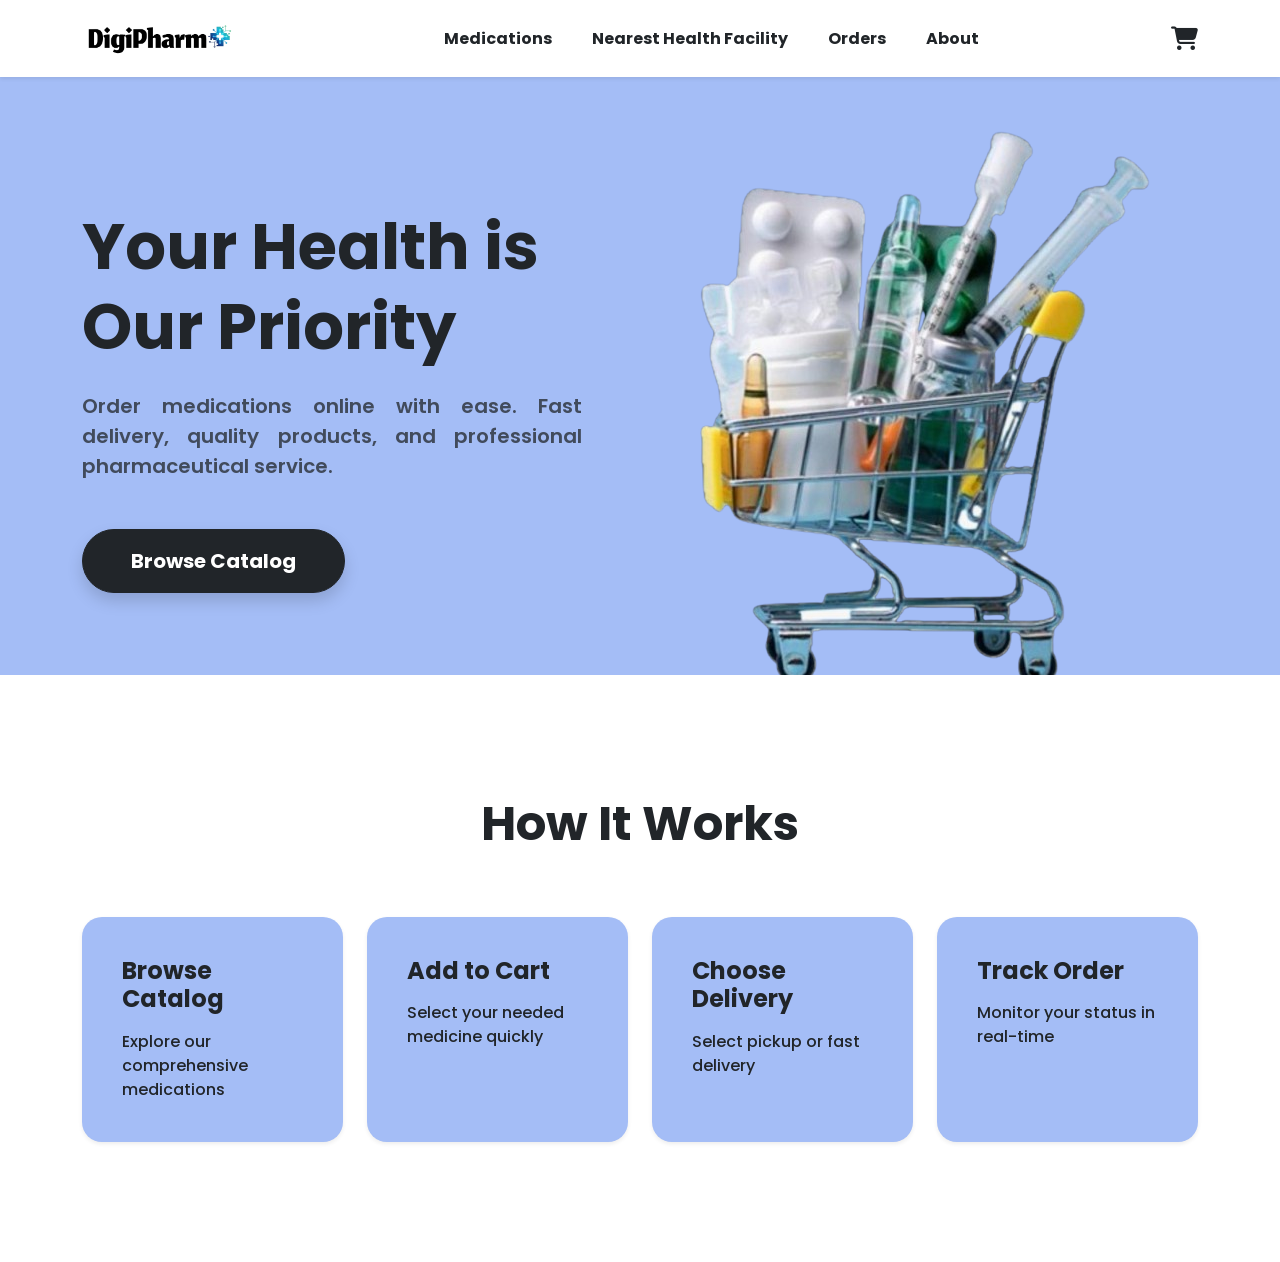
<file: DigiPharm/index.html>
<!DOCTYPE html>
<html lang="en">
<head>
    <meta charset="UTF-8">
    <meta name="viewport" content="width=device-width, initial-scale=1.0">
    <title>DigiPharm - Home</title>
    
    <link href="https://fonts.googleapis.com/css2?family=Poppins:wght@400;600;800&display=swap" rel="stylesheet">
    <link rel="stylesheet" href="https://cdnjs.cloudflare.com/ajax/libs/font-awesome/6.5.1/css/all.min.css">
    
    <link href="https://cdn.jsdelivr.net/npm/bootstrap@5.3.2/dist/css/bootstrap.min.css" rel="stylesheet">
    
    <style>
        :root { --primary-blue: #a4bdf6; }
        * { font-family: 'Poppins', sans-serif; }
        body { background-color: white; }

        .bg-custom-blue { background-color: var(--primary-blue); }
        .text-custom-blue { color: var(--primary-blue); }
        
        .step-card { 
            background-color: var(--primary-blue); 
            border-radius: 20px; 
            transition: transform 0.3s ease, box-shadow 0.3s ease;
        }
        .step-card:hover { 
            transform: translateY(-10px); 
            box-shadow: 0 15px 30px rgba(0,0,0,0.1) !important;
        }
    </style>
</head>
<body>

    <nav class="navbar navbar-expand-lg bg-white sticky-top shadow-sm py-3">
        <div class="container">
            <a class="navbar-brand" href="index.html"><img src="logo_utama.png" alt="DigiPharm Logo" height="35"></a>
            
            <button class="navbar-toggler" type="button" data-bs-toggle="collapse" data-bs-target="#navbarNav">
                <span class="navbar-toggler-icon"></span>
            </button>
            
            <div class="collapse navbar-collapse justify-content-center" id="navbarNav">
                <ul class="navbar-nav gap-4">
                    <li class="nav-item"><a class="nav-link fw-bold text-dark" href="catalog.html">Medications</a></li>
                    <li class="nav-item"><a class="nav-link fw-bold text-dark" href="facilities.html">Nearest Health Facility</a></li>
                    <li class="nav-item"><a class="nav-link fw-bold text-dark" href="tracking.html">Orders</a></li>
                    <li class="nav-item"><a class="nav-link fw-bold text-dark" href="about.html">About</a></li>
                </ul>
            </div>
            
            <a href="cart.html" class="text-dark fs-4 position-relative text-decoration-none ms-auto ms-lg-0 mt-3 mt-lg-0">
                <i class="fa-solid fa-cart-shopping"></i>
                <span id="nav-badge" class="position-absolute top-0 start-100 translate-middle badge rounded-pill bg-danger" style="font-size: 0.65rem; display: none;">0</span>
            </a>
        </div>
    </nav>

    <section class="bg-custom-blue pt-5 overflow-hidden">
        <div class="container">
            <div class="row align-items-center" style="min-height: 550px;">
                <div class="col-lg-6 text-center text-lg-start z-1 pb-5 pb-lg-0">
                    <h1 class="display-3 fw-bolder lh-sm mb-4">Your Health is<br>Our Priority</h1>
                    <p class="fs-5 fw-semibold mb-5 text-dark opacity-75 mx-auto mx-lg-0" style="max-width: 500px; text-align: justify;">
                        Order medications online with ease. Fast delivery, quality products, and professional pharmaceutical service.
                    </p>
                    <a href="catalog.html" class="btn btn-dark fw-bold px-5 py-3 rounded-pill fs-5 shadow">Browse Catalog</a>
                </div>
                <div class="col-lg-6 text-center position-relative mt-4 mt-lg-0 align-self-end">
                    <img src="cart.png" alt="Medical Supplies" class="img-fluid" style="max-width: 550px; margin-bottom: -10px;">
                </div>
            </div>
        </div>
    </section>

    <section class="py-5 my-5 text-center">
        <div class="container py-4">
            <h2 class="display-5 fw-bolder mb-5 pb-3">How It Works</h2>
            
            <div class="row g-4 justify-content-center">
                <div class="col-12 col-md-6 col-lg-3">
                    <div class="card step-card border-0 shadow-sm h-100 p-4">
                        <div class="card-body d-flex flex-column text-start">
                            <h3 class="fw-bolder fs-4 mb-3">Browse Catalog</h3>
                            <p class="mb-0 text-dark fw-medium">Explore our comprehensive medications</p>
                        </div>
                    </div>
                </div>
                <div class="col-12 col-md-6 col-lg-3">
                    <div class="card step-card border-0 shadow-sm h-100 p-4">
                        <div class="card-body d-flex flex-column text-start">
                            <h3 class="fw-bolder fs-4 mb-3">Add to Cart</h3>
                            <p class="mb-0 text-dark fw-medium">Select your needed medicine quickly</p>
                        </div>
                    </div>
                </div>
                <div class="col-12 col-md-6 col-lg-3">
                    <div class="card step-card border-0 shadow-sm h-100 p-4">
                        <div class="card-body d-flex flex-column text-start">
                            <h3 class="fw-bolder fs-4 mb-3">Choose Delivery</h3>
                            <p class="mb-0 text-dark fw-medium">Select pickup or fast delivery</p>
                        </div>
                    </div>
                </div>
                <div class="col-12 col-md-6 col-lg-3">
                    <div class="card step-card border-0 shadow-sm h-100 p-4">
                        <div class="card-body d-flex flex-column text-start">
                            <h3 class="fw-bolder fs-4 mb-3">Track Order</h3>
                            <p class="mb-0 text-dark fw-medium">Monitor your status in real-time</p>
                        </div>
                    </div>
                </div>
            </div>
        </div>
    </section>

    <script src="https://cdn.jsdelivr.net/npm/bootstrap@5.3.2/dist/js/bootstrap.bundle.min.js"></script>

    <script>
        function updateBadge() {
            const cartData = localStorage.getItem('digipharm_cart');
            let cart = [];
            try { cart = JSON.parse(cartData) || []; } catch (e) { cart = []; }

            let total = cart.reduce((sum, item) => {
                const q = parseInt(item.qty);
                return sum + (isNaN(q) ? 1 : q);
            }, 0);

            const badge = document.getElementById('nav-badge');
            if (badge) {
                badge.innerText = total;
                badge.style.setProperty('display', total > 0 ? 'block' : 'none', 'important');
            }
        }

        window.addEventListener('load', updateBadge);
        window.addEventListener('storage', updateBadge);
    </script>
</body>
</html>
</file>
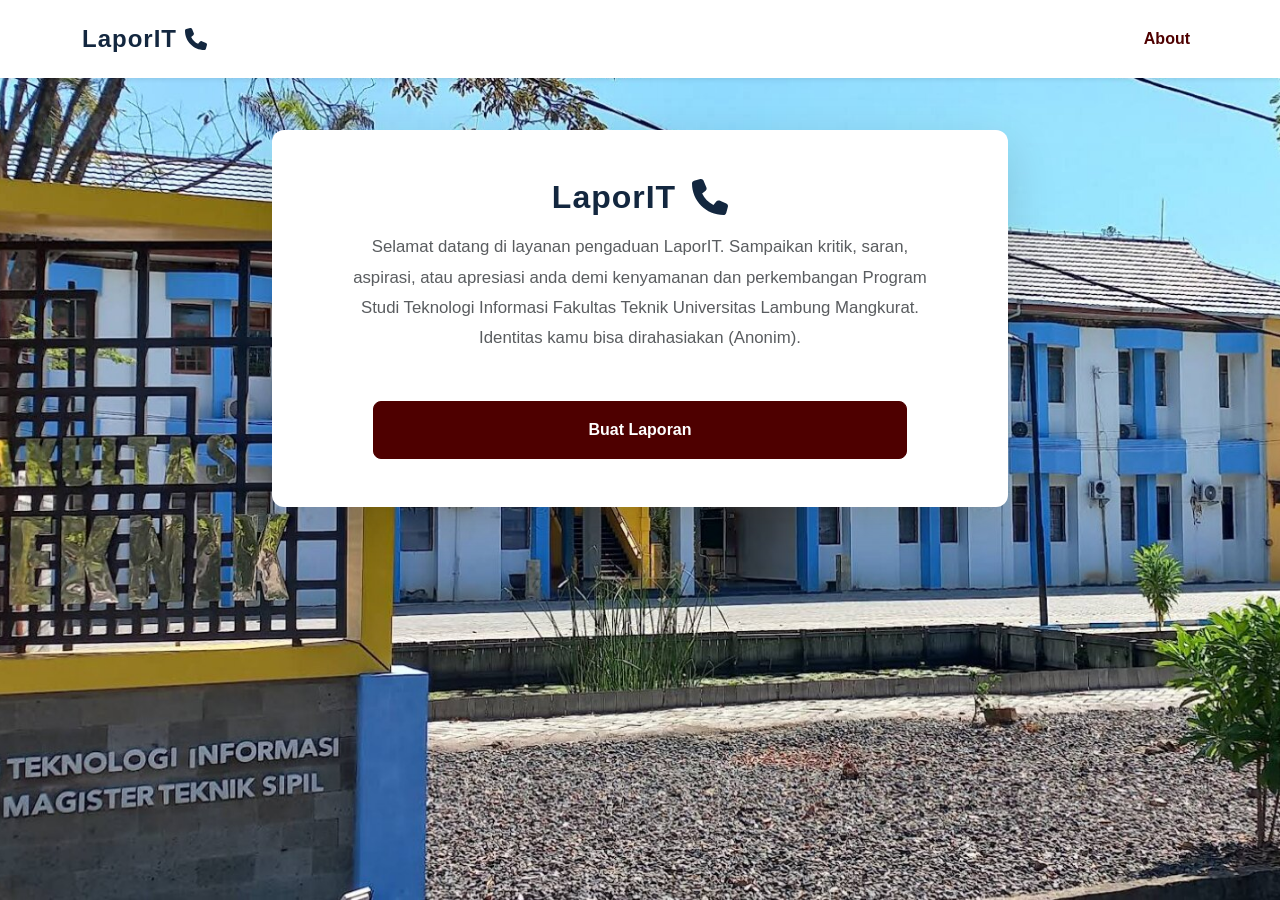
<file: LaporIT/index.html>
<!DOCTYPE html>
<html lang="id">
<head>
    <meta charset="UTF-8">
    <meta name="viewport" content="width=device-width, initial-scale=1.0">
    <title>LaporIT: Feedback & Pengaduan Kampus</title>
    
    <link href="https://cdn.jsdelivr.net/npm/bootstrap@5.3.0/dist/css/bootstrap.min.css" rel="stylesheet">
    
    <link rel="stylesheet" href="style.css">
</head>
<body>

    <nav class="navbar navbar-expand-lg bg-white fixed-top shadow-sm py-3">
        <div class="container">
            <a class="navbar-brand fw-bold custom-title fs-4 m-0 d-flex align-items-center" href="#" onclick="location.reload()">
                LaporIT
                <svg class="icon-phone ms-2" xmlns="http://www.w3.org/2000/svg" viewBox="0 0 512 512" fill="#13273F" style="width: 22px; height: 22px;">
                    <path d="M164.9 24.6c-7.7-18.6-28-28.5-47.4-23.2l-88 24C12.1 30.2 0 46 0 64C0 311.4 200.6 512 448 512c18 0 33.8-12.1 38.6-29.5l24-88c5.3-19.4-4.6-39.7-23.2-47.4l-96-40c-16.3-6.8-35.2-2.1-46.3 11.6L304.7 368C234.3 334.7 177.3 277.7 144 207.3L193.3 167c13.7-11.2 18.4-30 11.6-46.3l-40-96z"/>
                </svg>
            </a>
            <button class="navbar-toggler border-0" type="button" data-bs-toggle="collapse" data-bs-target="#navbarNav">
                <span class="navbar-toggler-icon"></span>
            </button>
            <div class="collapse navbar-collapse justify-content-end" id="navbarNav">
                <ul class="navbar-nav gap-2">
                    <li class="nav-item ms-lg-3">
                        <a class="nav-link fw-bold text-red" href="#" data-bs-toggle="modal" data-bs-target="#aboutModal">About</a>
                    </li>
                </ul>
            </div>
        </div>
    </nav>

    <div class="container main-container">
        <div class="row justify-content-center">
            <div class="col-md-9 col-lg-8">
                <div class="card minimal-card p-5">

                    <div class="progress minimal-progress mb-5" style="display: none;">
                        <div class="progress-bar" id="progressBar" role="progressbar" style="width: 0%;" aria-valuenow="0" aria-valuemin="0" aria-valuemax="100"></div>
                    </div>

                    <form id="surveiForm">
                        <div class="form-step active" id="welcomeStep">
                            <h2 class="mb-3 text-navy fw-bold large-title d-flex justify-content-center align-items-center">
                                LaporIT
                                <svg class="icon-phone-large ms-3" xmlns="http://www.w3.org/2000/svg" viewBox="0 0 512 512" fill="#13273F" style="width: 36px; height: 36px;">
                                    <path d="M164.9 24.6c-7.7-18.6-28-28.5-47.4-23.2l-88 24C12.1 30.2 0 46 0 64C0 311.4 200.6 512 448 512c18 0 33.8-12.1 38.6-29.5l24-88c5.3-19.4-4.6-39.7-23.2-47.4l-96-40c-16.3-6.8-35.2-2.1-46.3 11.6L304.7 368C234.3 334.7 177.3 277.7 144 207.3L193.3 167c13.7-11.2 18.4-30 11.6-46.3l-40-96z"/>
                                </svg>
                            </h2>

                            <p class="text-center text-muted mb-5 text-welcome px-lg-4 mt-2">
                                Selamat datang di layanan pengaduan LaporIT. Sampaikan kritik, saran, aspirasi, atau apresiasi anda demi kenyamanan dan perkembangan Program Studi Teknologi Informasi Fakultas Teknik Universitas Lambung Mangkurat. Identitas kamu bisa dirahasiakan (Anonim).
                            </p>
                            
                            <div class="d-grid col-10 mx-auto mt-2">
                                <button type="button" class="btn btn-red w-100 py-3 fw-bold btn-start-app" id="btnStart">Buat Laporan</button>
                            </div>
                        </div>

                        <div class="form-step" id="step1">
                            <h4 class="text-navy fw-bold mb-4">Identitas Pengadu</h4>
                            <hr class="mb-4">
                            <div class="mb-4">
                                <label for="nama" class="form-label text-navy fw-bold">Nama Lengkap <span class="text-muted fw-normal">(Opsional / Kosongkan jika anonim)</span></label>
                                <input type="text" class="form-control minimal-input" id="nama" placeholder="Anonim">
                            </div>
                            <div class="mb-4">
                                <label for="prodi" class="form-label text-navy fw-bold">Program Studi</label>
                                <input type="text" class="form-control minimal-input" id="prodi" value="Teknologi Informasi" required readonly>
                            </div>
                            
                            <div class="d-flex justify-content-between mt-4">
                                <button type="button" class="btn btn-slate btn-back-welcome px-5 py-2 fw-bold">Kembali</button>
                                <button type="button" class="btn btn-red btn-next px-5 py-2 fw-bold">Selanjutnya</button>
                            </div>
                        </div>

                        <div class="form-step" id="step2">
                            <h4 class="text-navy fw-bold mb-4">Kategori & Jenis Laporan</h4>
                            <hr class="mb-4">
                            
                            <div class="mb-4">
                                <label for="kategori" class="form-label text-navy fw-bold">Tujuan Pengaduan / Feedback:</label>
                                <select class="form-select minimal-input" id="kategori" required>
                                    <option value="" selected disabled>-- Pilih Tujuan --</option>
                                    <option value="Dosen TI">Dosen TI</option>
                                    <option value="Fasilitas & Layanan Kampus">Fasilitas & Layanan Kampus</option>
                                    <option value="Himpunan Mahasiswa Teknologi Informasi">Himpunan Mahasiswa Teknologi Informasi</option>
                                    <option value="Asisten Praktikum">Asisten Praktikum</option>
                                </select>
                            </div>

                            <div class="mb-5 mt-4">
                                <label class="form-label d-block text-navy fw-bold mb-3">Jenis Laporan:</label>
                                <div class="form-check form-check-inline me-4">
                                    <input class="form-check-input minimal-radio" type="radio" name="jenisLaporan" id="jenis1" value="Pengaduan / Kritik">
                                    <label class="form-check-label text-navy" for="jenis1">Pengaduan / Kritik</label>
                                </div>
                                <div class="form-check form-check-inline me-4">
                                    <input class="form-check-input minimal-radio" type="radio" name="jenisLaporan" id="jenis2" value="Saran / Aspirasi">
                                    <label class="form-check-label text-navy" for="jenis2">Saran / Aspirasi</label>
                                </div>
                                <div class="form-check form-check-inline me-4">
                                    <input class="form-check-input minimal-radio" type="radio" name="jenisLaporan" id="jenis3" value="Apresiasi">
                                    <label class="form-check-label text-navy" for="jenis3">Apresiasi</label>
                                </div>
                            </div>

                            <div class="d-flex justify-content-between mt-4">
                                <button type="button" class="btn btn-slate btn-prev px-5 py-2 fw-bold">Kembali</button>
                                <button type="button" class="btn btn-red btn-next px-5 py-2 fw-bold">Selanjutnya</button>
                            </div>
                        </div>

                        <div class="form-step" id="step3">
                            <h4 class="text-navy fw-bold mb-4">Isi Laporan & Feedback</h4>
                            <hr class="mb-4">
                            <div class="mb-5">
                                <label for="isiFeedback" class="form-label text-navy fw-bold">Tuliskan detail feedback atau pengaduan kamu:</label>
                                <textarea class="form-control minimal-input" id="isiFeedback" rows="7" placeholder="feedback atau pengaduan..." required></textarea>
                            </div>
                            <div class="d-flex justify-content-between mt-4">
                                <button type="button" class="btn btn-slate btn-prev px-5 py-2 fw-bold">Kembali</button>
                                <button type="submit" class="btn btn-red px-5 py-2 fw-bold">Kirim Laporan</button>
                            </div>
                        </div>
                    </form>

                    <div id="result" style="display: none;" class="text-center mt-3 p-2">
                        <h2 class="text-red mb-4 fw-bold large-title">Laporan Terkirim!</h2>
                        <p class="text-muted mb-5 text-welcome">Terima kasih atas laporan yang anda berikan demi kemajuan lingkungan kampus.</p>
                        
                        <div class="card bg-clean border minimal-summary p-4 text-start">
                            <h6 class="fw-bold text-red mb-3">Detail Pengaduan</h6>
                            <hr class="mb-3">
                            <p class="mb-2 text-navy"><strong>Pengirim:</strong> <span id="resNama"></span></p>
                            <p class="mb-2 text-navy"><strong>Program Studi:</strong> <span id="resProdi"></span></p>
                            <p class="mb-2 text-navy"><strong>Tujuan:</strong> <span id="resKategori"></span></p>
                            <p class="mb-2 text-navy"><strong>Jenis Laporan:</strong> <span id="resJenis"></span></p>
                            <p class="mb-0 text-navy"><strong>Isi Feedback:</strong> <br><span id="resIsi" class="fst-italic text-muted"></span></p>
                        </div>

                        <button type="button" class="btn btn-outline-red mt-5 px-5 py-3 fw-bold btn-start-app" onclick="location.reload()">Buat Pengaduan Baru</button>
                    </div>
                </div>
            </div>
        </div>
    </div>

    <div class="modal fade" id="aboutModal" tabindex="-1" aria-hidden="true">
        <div class="modal-dialog modal-dialog-centered">
            <div class="modal-content minimal-card p-3">
                <div class="modal-header border-0 pb-0">
                    <button type="button" class="btn-close" data-bs-dismiss="modal" aria-label="Close"></button>
                </div>
                <div class="modal-body text-center pt-3 pb-4">
                    <h4 class="fw-bold text-navy mb-1">Aurora Shafa Salsabila</h4>
                    <p class="text-muted mb-4 small">2510817220010 | Teknologi Informasi</p>
                    <p class="text-muted mb-0" style="line-height: 1.7; text-align: justify;">
                        Halo! Web <strong>LaporIT</strong> ini dibangun sebagai project UAS Pemrograman Web I. Idenya berangkat dari keresahan melihat sistem pengaduan dan aspirasi di prodi Teknologi Informasi yang selama ini masih mengandalkan Google Form biasa dan kurang terpusat. Jadi, saya mencoba mengembangkan sistem pelaporan berbasis website yang lebih interaktif dan terstruktur. Semoga platform sederhana ini bisa jadi wadah yang aman dan bermanfaat untuk meningkatkan kualitas fasilitas maupun layanan di kampus kita!
                    </p>
                </div>
            </div>
        </div>
    </div>

    <script src="https://code.jquery.com/jquery-3.6.0.min.js"></script>
    <script src="https://cdn.jsdelivr.net/npm/bootstrap@5.3.0/dist/js/bootstrap.bundle.min.js"></script>
    <script src="script.js"></script>
</body>
</html>
</file>
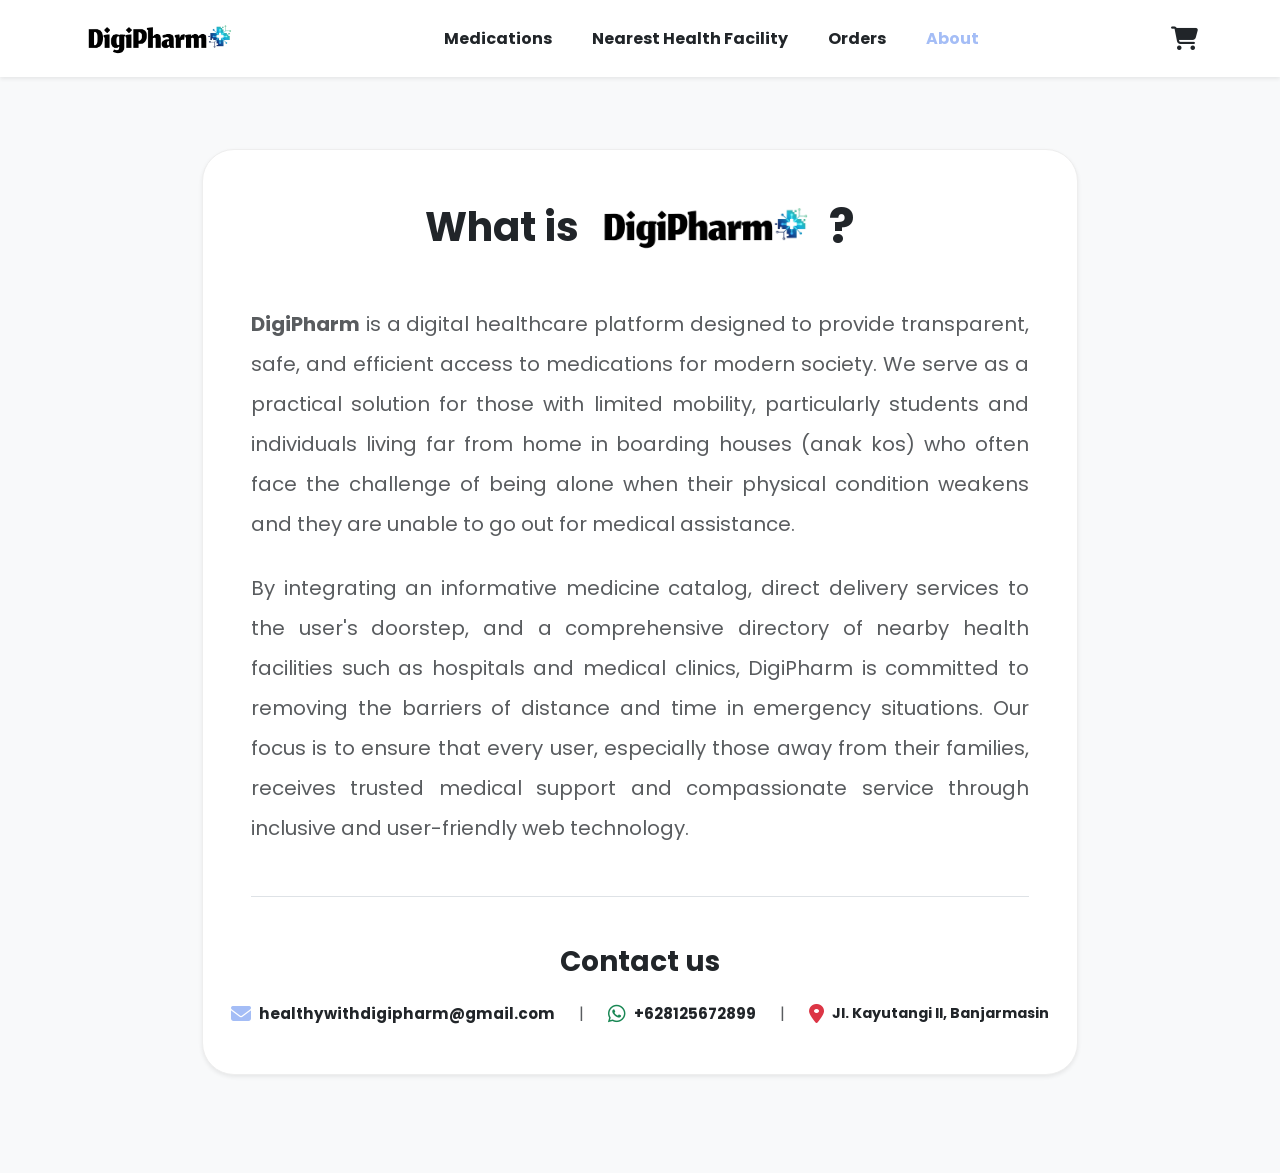
<file: DigiPharm/about.html>
<!DOCTYPE html>
<html lang="en">
<head>
    <meta charset="UTF-8">
    <meta name="viewport" content="width=device-width, initial-scale=1.0">
    <title>DigiPharm - About Us</title>
    
    <link href="https://fonts.googleapis.com/css2?family=Poppins:wght@400;600;800&display=swap" rel="stylesheet">
    <link rel="stylesheet" href="https://cdnjs.cloudflare.com/ajax/libs/font-awesome/6.5.1/css/all.min.css">
    
    <link href="https://cdn.jsdelivr.net/npm/bootstrap@5.3.2/dist/css/bootstrap.min.css" rel="stylesheet">
    
    <style>
        :root { --primary-blue: #a4bdf6; }
        * { font-family: 'Poppins', sans-serif; }
        body { background-color: #f8f9fa; padding-bottom: 50px; }

        .bg-custom-blue { background-color: var(--primary-blue); }
        .text-custom-blue { color: var(--primary-blue); }
    </style>
</head>
<body>

    <nav class="navbar navbar-expand-lg bg-white sticky-top shadow-sm py-3">
        <div class="container">
            <a class="navbar-brand" href="index.html"><img src="logo_utama.png" alt="DigiPharm Logo" height="35"></a>
            
            <button class="navbar-toggler" type="button" data-bs-toggle="collapse" data-bs-target="#navbarNav">
                <span class="navbar-toggler-icon"></span>
            </button>
            
            <div class="collapse navbar-collapse justify-content-center" id="navbarNav">
                <ul class="navbar-nav gap-4">
                    <li class="nav-item"><a class="nav-link fw-bold text-dark" href="catalog.html">Medications</a></li>
                    <li class="nav-item"><a class="nav-link fw-bold text-dark" href="facilities.html">Nearest Health Facility</a></li>
                    <li class="nav-item"><a class="nav-link fw-bold text-dark" href="tracking.html">Orders</a></li>
                    <li class="nav-item"><a class="nav-link fw-bold text-custom-blue" href="about.html">About</a></li>
                </ul>
            </div>
            
            <a href="cart.html" class="text-dark fs-4 position-relative text-decoration-none ms-auto ms-lg-0 mt-3 mt-lg-0">
                <i class="fa-solid fa-cart-shopping"></i>
                <span id="nav-badge" class="position-absolute top-0 start-100 translate-middle badge rounded-pill bg-danger" style="font-size: 0.65rem; display: none;">0</span>
            </a>
        </div>
    </nav>

    <div class="container py-5 mt-4" style="max-width: 900px;">
        <div class="bg-white p-4 p-md-5 rounded-5 shadow-sm border" style="border-color: #eee !important;">
            
            <div class="d-flex align-items-center justify-content-center gap-3 mb-5 flex-wrap">
                <h1 class="fw-bolder mb-0 text-dark">What is</h1>
                <img src="logo_utama.png" alt="DigiPharm Logo" style="height: 50px; width: auto;">
                <h1 class="display-5 fw-bolder mb-0">?</h1>
            </div>

            <p class="fs-5 text-muted mb-4 lh-lg" style="text-align: justify;">
                <strong>DigiPharm</strong> is a digital healthcare platform designed to provide transparent, safe, and efficient access to medications for modern society. We serve as a practical solution for those with limited mobility, particularly students and individuals living far from home in boarding houses (anak kos) who often face the challenge of being alone when their physical condition weakens and they are unable to go out for medical assistance.
            </p>

            <p class="fs-5 text-muted mb-5 lh-lg" style="text-align: justify;">
                By integrating an informative medicine catalog, direct delivery services to the user's doorstep, and a comprehensive directory of nearby health facilities such as hospitals and medical clinics, DigiPharm is committed to removing the barriers of distance and time in emergency situations. Our focus is to ensure that every user, especially those away from their families, receives trusted medical support and compassionate service through inclusive and user-friendly web technology.
            </p>

            <div class="border-top pt-5 mt-5 text-center">
                <h3 class="fw-bolder mb-4">Contact us</h3>
                <div class="d-flex flex-column flex-lg-row justify-content-center align-items-center gap-3 gap-lg-4 text-muted">
                    <div class="d-flex align-items-center">
                        <i class="fa-solid fa-envelope fs-5 me-2 text-custom-blue"></i>
                        <span class="fw-bold text-dark text-nowrap" style="font-size: 0.95rem;">healthywithdigipharm@gmail.com</span>
                    </div>
                    <div class="d-none d-lg-block">|</div>
                    <div class="d-flex align-items-center">
                        <i class="fa-brands fa-whatsapp fs-5 me-2 text-success"></i>
                        <span class="fw-bold text-dark text-nowrap" style="font-size: 0.95rem;">+628125672899</span>
                    </div>
                    <div class="d-none d-lg-block">|</div>
                    <div class="d-flex align-items-center">
                        <i class="fa-solid fa-location-dot fs-5 me-2 text-danger"></i>
                        <span class="fw-bold text-dark text-nowrap" style="font-size: 0.9rem;">Jl. Kayutangi II, Banjarmasin</span>
                    </div>
                </div>
            </div>

        </div>
    </div>

    <script src="https://cdn.jsdelivr.net/npm/bootstrap@5.3.2/dist/js/bootstrap.bundle.min.js"></script>

    <script>
        function updateBadge() {
            const cartData = localStorage.getItem('digipharm_cart');
            let cart = [];
            try { cart = JSON.parse(cartData) || []; } catch (e) { cart = []; }
            let total = cart.reduce((sum, item) => sum + (parseInt(item.qty) || 0), 0);
            
            const badge = document.getElementById('nav-badge');
            if (badge) {
                badge.innerText = total;
                badge.style.setProperty('display', total > 0 ? 'block' : 'none', 'important');
            }
        }

        window.onload = updateBadge;
        window.addEventListener('storage', updateBadge);
    </script>
</body>
</html>
</file>
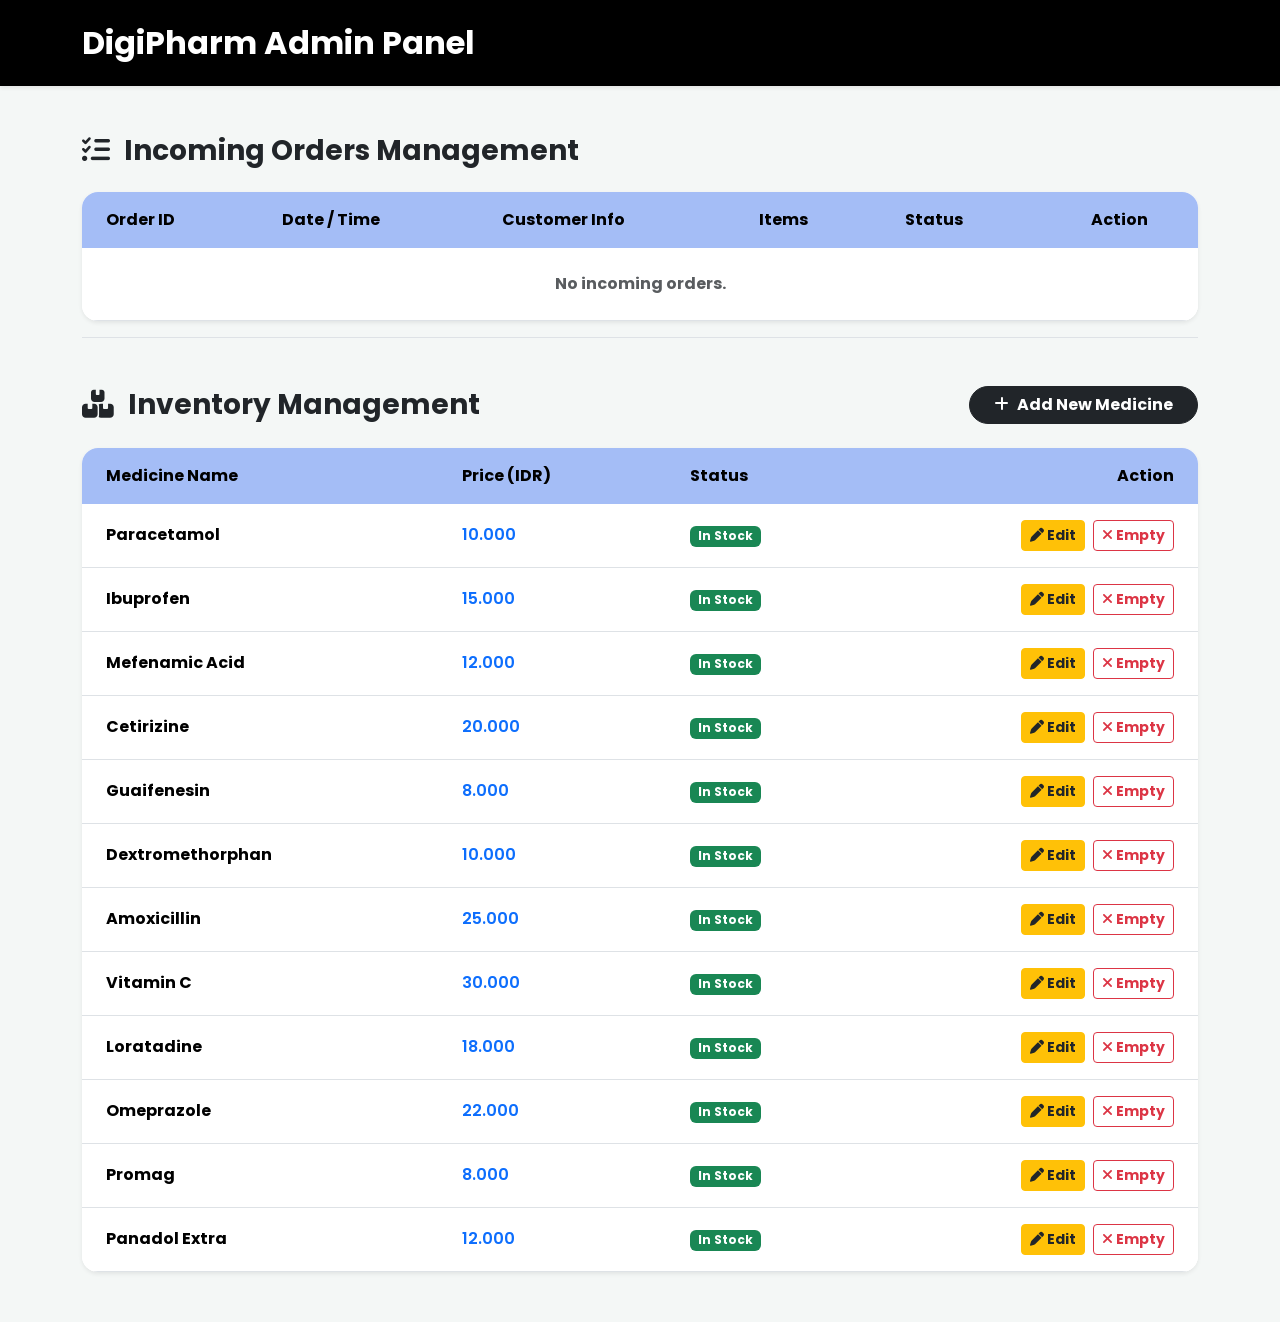
<file: DigiPharm/admin.html>
<!DOCTYPE html>
<html lang="en">
<head>
    <meta charset="UTF-8">
    <meta name="viewport" content="width=device-width, initial-scale=1.0">
    <title>DigiPharm - Admin Dashboard</title>
    
    <link href="https://fonts.googleapis.com/css2?family=Poppins:wght@400;600;800&display=swap" rel="stylesheet">
    <link rel="stylesheet" href="https://cdnjs.cloudflare.com/ajax/libs/font-awesome/6.5.1/css/all.min.css">
    <link href="https://cdn.jsdelivr.net/npm/bootstrap@5.3.2/dist/css/bootstrap.min.css" rel="stylesheet">
    
    <style>
        :root { --primary-blue: #a4bdf6; }
        * { font-family: 'Poppins', sans-serif; }
        body { background-color: #f4f7f6; padding-bottom: 50px; }
        .bg-custom-blue { background-color: var(--primary-blue); }
        .table-primary th { background-color: var(--primary-blue); border-bottom: none; }
    </style>
</head>
<body>

    <div class="bg-black text-white py-4 mb-5 shadow-sm">
        <div class="container text-center text-md-start">
            <h1 class="fw-bolder mb-0 fs-2">DigiPharm Admin Panel</h1>
        </div>
    </div>

    <div class="container">
        <div class="mb-5 pb-3 border-bottom">
            <h3 class="fw-bolder mb-4"><i class="fa-solid fa-list-check me-2"></i> Incoming Orders Management</h3>
            <div class="card border-0 shadow-sm rounded-4 overflow-hidden">
                <div class="table-responsive">
                    <table class="table table-hover align-middle mb-0 bg-white">
                        <thead class="table-primary">
                            <tr>
                                <th class="py-3 px-4">Order ID</th>
                                <th class="py-3 px-4">Date / Time</th>
                                <th class="py-3 px-4">Customer Info</th>
                                <th class="py-3 px-4">Items</th>
                                <th class="py-3 px-4">Status</th>
                                <th class="py-3 px-4 text-center">Action</th>
                            </tr>
                        </thead>
                        <tbody id="order-list"></tbody>
                    </table>
                </div>
            </div>
        </div>

        <div>
            <div class="d-flex justify-content-between align-items-center mb-4">
                <h3 class="fw-bolder mb-0"><i class="fa-solid fa-boxes-stacked me-2"></i> Inventory Management</h3>
                <button class="btn btn-dark fw-bold rounded-pill px-4" data-bs-toggle="modal" data-bs-target="#addMedModal">
                    <i class="fa-solid fa-plus me-2"></i>Add New Medicine
                </button>
            </div>
            
            <div class="card border-0 shadow-sm rounded-4 overflow-hidden">
                <div class="table-responsive">
                    <table class="table table-hover align-middle mb-0 bg-white">
                        <thead class="table-primary">
                            <tr>
                                <th class="py-3 px-4">Medicine Name</th>
                                <th class="py-3 px-4">Price (IDR)</th>
                                <th class="py-3 px-4">Status</th>
                                <th class="py-3 px-4 text-end">Action</th>
                            </tr>
                        </thead>
                        <tbody id="inventory-list"></tbody>
                    </table>
                </div>
            </div>
        </div>
    </div>

    <div class="modal fade" id="addMedModal" tabindex="-1">
        <div class="modal-dialog modal-dialog-centered">
            <div class="modal-content rounded-4 border-0 shadow-lg">
                <div class="modal-header border-0 pb-0 mt-3 px-4">
                    <h5 class="fw-bolder fs-4">Add New Medicine</h5>
                    <button type="button" class="btn-close" data-bs-dismiss="modal"></button>
                </div>
                <div class="modal-body px-4 py-4">
                    <div class="mb-3">
                        <label class="form-label fw-bold small">Medicine Name</label>
                        <input type="text" id="newMedName" class="form-control py-2 fw-semibold" placeholder="e.g. Betadine">
                    </div>
                    <div class="mb-3">
                        <label class="form-label fw-bold small">Price (IDR)</label>
                        <input type="text" id="newMedPrice" class="form-control py-2 fw-semibold" placeholder="e.g. 15.000">
                    </div>
                    <div class="mb-3">
                        <label class="form-label fw-bold small">Dosage / Takaran (Opsional)</label>
                        <input type="text" id="newMedDose" class="form-control py-2 fw-semibold" placeholder="e.g. 500mg / Oleskan secukupnya">
                    </div>
                    <div class="mb-3">
                        <label class="form-label fw-bold small">Usage Instructions (Opsional)</label>
                        <textarea id="newMedInstruction" class="form-control py-2 fw-semibold" rows="2" placeholder="e.g. Oleskan tipis pada bagian luka luar. Jangan ditelan."></textarea>
                    </div>
                    <div class="mb-4">
                        <label class="form-label fw-bold small">Important Warnings (Opsional)</label>
                        <textarea id="newMedWarning" class="form-control py-2 fw-semibold" rows="2" placeholder="e.g. Hanya untuk obat luar. Hindari kontak dengan mata."></textarea>
                    </div>
                    <button class="btn btn-primary w-100 fw-bold py-3 rounded-3" onclick="addNewMed()">Save Medicine</button>
                </div>
            </div>
        </div>
    </div>

    <script src="https://cdn.jsdelivr.net/npm/bootstrap@5.3.2/dist/js/bootstrap.bundle.min.js"></script>

    <script>
        function getMasterMeds() {
            let defaultMeds = [
                { id: 'paracetamol', name: 'Paracetamol', price: '10.000' },
                { id: 'ibuprofen', name: 'Ibuprofen', price: '15.000' },
                { id: 'mefenamic', name: 'Mefenamic Acid', price: '12.000' },
                { id: 'cetirizine', name: 'Cetirizine', price: '20.000' },
                { id: 'guaifenesin', name: 'Guaifenesin', price: '8.000' },
                { id: 'dextro', name: 'Dextromethorphan', price: '10.000' },
                { id: 'amoxicillin', name: 'Amoxicillin', price: '25.000' },
                { id: 'vitaminc', name: 'Vitamin C', price: '30.000' },
                { id: 'loratadine', name: 'Loratadine', price: '18.000' },
                { id: 'omeprazole', name: 'Omeprazole', price: '22.000' },
                { id: 'promag', name: 'Promag', price: '8.000' },
                { id: 'panadolextra', name: 'Panadol Extra', price: '12.000' }
            ];
            let stored = localStorage.getItem('digipharm_master_meds');
            if(!stored) {
                localStorage.setItem('digipharm_master_meds', JSON.stringify(defaultMeds));
                return defaultMeds;
            }
            return JSON.parse(stored);
        }

        function renderAdmin() {
            let history = JSON.parse(localStorage.getItem('digipharm_history')) || [];
            const orderBody = document.getElementById('order-list');
            
            if(history.length === 0) {
                orderBody.innerHTML = `<tr><td colspan="6" class="text-center py-4 text-muted fw-bold">No incoming orders.</td></tr>`;
            } else {
                let historyWithIndex = history.map((order, originalIdx) => {
                    return { ...order, originalIdx: originalIdx };
                });
                
                let reversedHistory = historyWithIndex.reverse();

                orderBody.innerHTML = reversedHistory.map((order) => {
                    let itemsHtml = order.items.map(i => `${i.qty}x ${i.id}`).join('<br>');
                    let status = order.status || 'Packing';
                    let badgeColor = status === 'Packing' ? 'bg-warning text-dark' : (status === 'Medicine Dispatched' ? 'bg-primary' : 'bg-success');
                    
                    let cName = order.customerName || 'Guest';
                    let cPhone = order.customerPhone || '-';
                    let cAddress = order.deliveryMethod === 'Home Delivery' ? (order.address || '-') : 'Pickup at Pharmacy';
                    
                    let customerInfoHtml = `
                        <span class="d-block fw-bold text-dark">${cName}</span>
                        <span class="d-block small text-muted"><i class="fa-solid fa-phone me-1"></i>${cPhone}</span>
                        <span class="d-block small text-muted mt-1" style="max-width: 180px; line-height: 1.3;">
                            <i class="fa-solid ${order.deliveryMethod === 'Home Delivery' ? 'fa-map-location-dot text-danger' : 'fa-shop text-primary'} me-1"></i>${cAddress}
                        </span>
                    `;

                    return `
                    <tr>
                        <td class="py-3 px-4 fw-bold">${order.id}</td>
                        <td class="py-3 px-4 text-muted small">${order.date}</td>
                        <td class="py-3 px-4">${customerInfoHtml}</td>
                        <td class="py-3 px-4 text-capitalize small fw-semibold">${itemsHtml}</td>
                        <td class="py-3 px-4"><span class="badge ${badgeColor}">${status}</span></td>
                        <td class="py-3 px-4 text-center">
                            <button class="btn btn-sm btn-dark fw-bold" onclick="updateStatus(${order.originalIdx})">Update</button>
                        </td>
                    </tr>`;
                }).join('');
            }

            let masterMeds = getMasterMeds();
            let stockData = JSON.parse(localStorage.getItem('digipharm_stock')) || {};
            
            document.getElementById('inventory-list').innerHTML = masterMeds.map(item => {
                let isAvailable = stockData[item.id] !== undefined ? stockData[item.id] : true;
                let statusBadge = isAvailable ? `<span class="badge bg-success">In Stock</span>` : `<span class="badge bg-danger">Sold Out</span>`;
                let stockBtn = isAvailable
                    ? `<button class="btn btn-sm btn-outline-danger fw-bold ms-1" onclick="toggleStock('${item.id}', false)"><i class="fa-solid fa-xmark"></i> Empty</button>`
                    : `<button class="btn btn-sm btn-success fw-bold ms-1" onclick="toggleStock('${item.id}', true)"><i class="fa-solid fa-check"></i> Restock</button>`;

                return `
                <tr>
                    <td class="py-3 px-4 fw-bold text-capitalize">${item.name}</td>
                    <td class="py-3 px-4 fw-semibold text-primary">${item.price}</td>
                    <td class="py-3 px-4">${statusBadge}</td>
                    <td class="py-3 px-4 text-end">
                        <button class="btn btn-sm btn-warning fw-bold text-dark" onclick="editPrice('${item.id}')"><i class="fa-solid fa-pen"></i> Edit</button>
                        ${stockBtn}
                    </td>
                </tr>`;
            }).join('');
        }

        function updateStatus(actualIdx) {
            let history = JSON.parse(localStorage.getItem('digipharm_history')) || [];
            if (!history[actualIdx]) return;
            let currentStatus = history[actualIdx].status || 'Packing';
            
            if(currentStatus === 'Packing') {
                history[actualIdx].status = 'Medicine Dispatched';
            } else if(currentStatus === 'Medicine Dispatched') {
                history[actualIdx].status = 'Ready for Collection';
            } else {
                alert('Order has already been fully processed!');
                return;
            }
            
            localStorage.setItem('digipharm_history', JSON.stringify(history));
            renderAdmin();
        }

        function toggleStock(id, isAvailable) {
            let stockData = JSON.parse(localStorage.getItem('digipharm_stock')) || {};
            stockData[id] = isAvailable;
            localStorage.setItem('digipharm_stock', JSON.stringify(stockData));
            renderAdmin();
        }

        function editPrice(id) {
            let masterMeds = getMasterMeds();
            let medIndex = masterMeds.findIndex(m => m.id === id);
            if(medIndex === -1) return;
            
            let newPrice = prompt(`Enter new price for ${masterMeds[medIndex].name} (e.g., 25.000):`, masterMeds[medIndex].price);
            if(newPrice && newPrice.trim() !== '') {
                masterMeds[medIndex].price = newPrice.trim();
                localStorage.setItem('digipharm_master_meds', JSON.stringify(masterMeds));
                renderAdmin();
            }
        }

        function addNewMed() {
            let name = document.getElementById('newMedName').value.trim();
            let price = document.getElementById('newMedPrice').value.trim();
            let dose = document.getElementById('newMedDose').value.trim();
            let instruction = document.getElementById('newMedInstruction').value.trim();
            let warning = document.getElementById('newMedWarning').value.trim();
            
            if(!name || !price) { alert("Please fill both Name and Price!"); return; }

            let masterMeds = getMasterMeds();
            let newId = name.toLowerCase().replace(/[^a-z0-9]/g, ''); 
            
            masterMeds.push({ 
                id: newId, 
                name: name, 
                price: price,
                dose: dose,
                instruction: instruction,
                warning: warning
            });
            
            localStorage.setItem('digipharm_master_meds', JSON.stringify(masterMeds));
            
            let stockData = JSON.parse(localStorage.getItem('digipharm_stock')) || {};
            stockData[newId] = true;
            localStorage.setItem('digipharm_stock', JSON.stringify(stockData));

            bootstrap.Modal.getInstance(document.getElementById('addMedModal')).hide();
            
            document.getElementById('newMedName').value = '';
            document.getElementById('newMedPrice').value = '';
            document.getElementById('newMedDose').value = '';
            document.getElementById('newMedInstruction').value = '';
            document.getElementById('newMedWarning').value = '';
            renderAdmin();
        }

        window.onload = renderAdmin;
        window.addEventListener('storage', renderAdmin);
    </script>
</body>
</html>
</file>
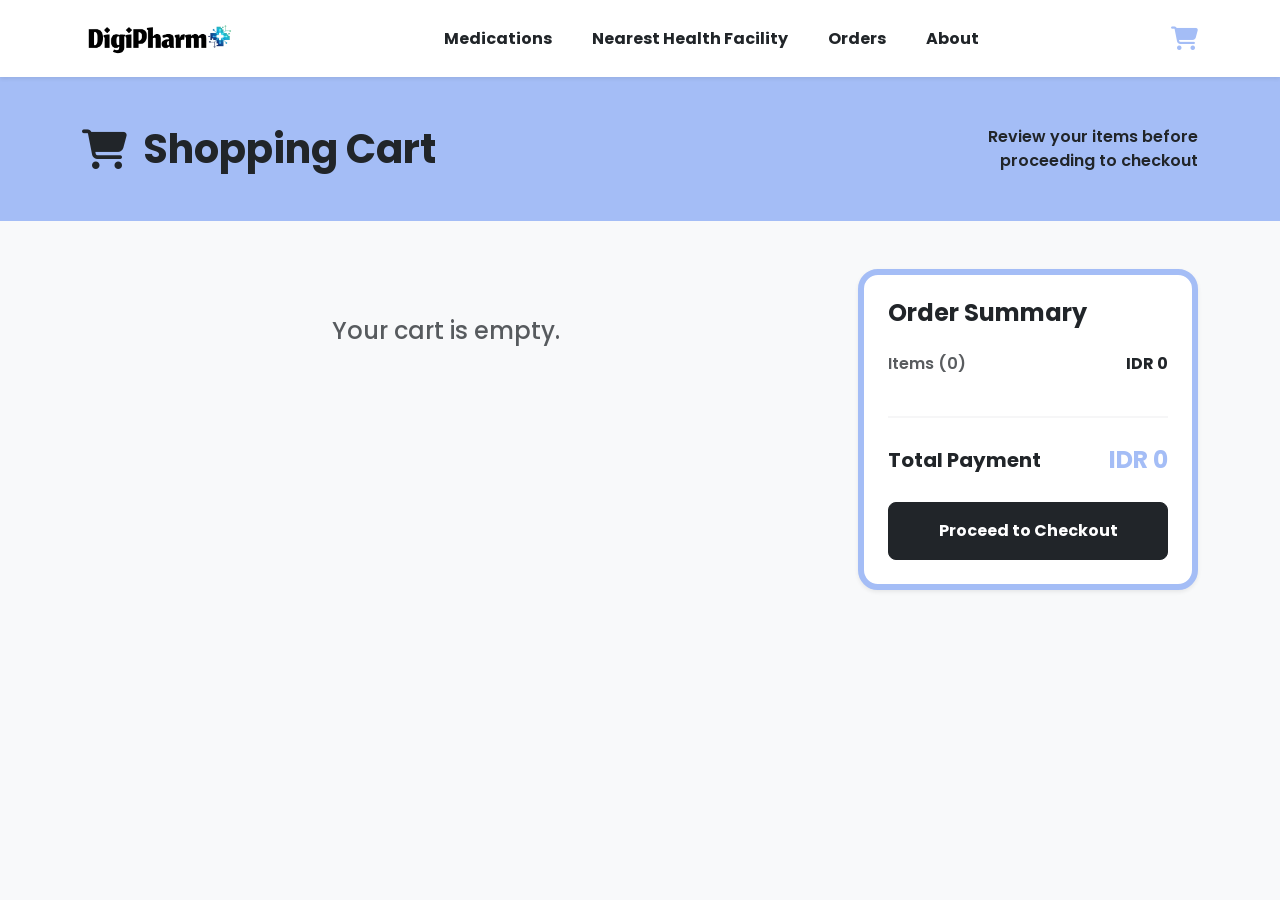
<file: DigiPharm/cart.html>
<!DOCTYPE html>
<html lang="en">
<head>
    <meta charset="UTF-8">
    <meta name="viewport" content="width=device-width, initial-scale=1.0">
    <title>DigiPharm - Shopping Cart</title>
    
    <link href="https://fonts.googleapis.com/css2?family=Poppins:wght@400;600;800&display=swap" rel="stylesheet">
    <link rel="stylesheet" href="https://cdnjs.cloudflare.com/ajax/libs/font-awesome/6.5.1/css/all.min.css">
    
    <link href="https://cdn.jsdelivr.net/npm/bootstrap@5.3.2/dist/css/bootstrap.min.css" rel="stylesheet">
    
    <style>
        :root { --primary-blue: #a4bdf6; }
        * { font-family: 'Poppins', sans-serif; }
        body { background-color: #f8f9fa; padding-bottom: 50px; }

        .bg-custom-blue { background-color: var(--primary-blue); }
        .text-custom-blue { color: var(--primary-blue); }
        
        .qty-box { border: 3px solid var(--primary-blue); border-radius: 10px; }
        .summary-card { border: 6px solid var(--primary-blue); border-radius: 20px; }
    </style>
</head>
<body>

    <nav class="navbar navbar-expand-lg bg-white sticky-top shadow-sm py-3">
        <div class="container">
            <a class="navbar-brand" href="index.html"><img src="logo_utama.png" alt="Logo" height="35"></a>
            
            <button class="navbar-toggler" type="button" data-bs-toggle="collapse" data-bs-target="#navbarNav">
                <span class="navbar-toggler-icon"></span>
            </button>
            
            <div class="collapse navbar-collapse justify-content-center" id="navbarNav">
                <ul class="navbar-nav gap-4">
                    <li class="nav-item"><a class="nav-link fw-bold text-dark" href="catalog.html">Medications</a></li>
                    <li class="nav-item"><a class="nav-link fw-bold text-dark" href="facilities.html">Nearest Health Facility</a></li>
                    <li class="nav-item"><a class="nav-link fw-bold text-dark" href="tracking.html">Orders</a></li>
                    <li class="nav-item"><a class="nav-link fw-bold text-dark" href="about.html">About</a></li>
                </ul>
            </div>
            
            <a href="cart.html" class="text-custom-blue fs-4 position-relative text-decoration-none ms-auto ms-lg-0 mt-3 mt-lg-0">
                <i class="fa-solid fa-cart-shopping"></i>
                <span id="nav-badge" class="position-absolute top-0 start-100 translate-middle badge rounded-pill bg-danger" style="font-size: 0.65rem; display: none;">0</span>
            </a>
        </div>
    </nav>

    <div class="bg-custom-blue py-5">
        <div class="container d-flex justify-content-between align-items-center">
            <div class="d-flex align-items-center gap-3">
                <i class="fa-solid fa-cart-shopping fs-1"></i>
                <h1 class="fw-bolder mb-0">Shopping Cart</h1>
            </div>
            <p class="fw-semibold mb-0 text-end d-none d-md-block" style="max-width: 250px;">Review your items before proceeding to checkout</p>
        </div>
    </div>

    <div class="container py-5">
        <div class="row g-5">
            
            <div class="col-lg-8" id="cart-list">
                </div>
            
            <div class="col-lg-4">
                <div class="card summary-card bg-white shadow-sm p-4">
                    <h4 class="fw-bolder mb-4">Order Summary</h4>
                    
                    <div class="d-flex justify-content-between mb-3">
                        <span class="text-muted fw-semibold">Items (<span id="qty-count">0</span>)</span>
                        <span class="fw-bold" id="total-price">IDR 0</span>
                    </div>
                    
                    <hr class="border-secondary border-opacity-25 border-2 border-dashed my-4">
                    
                    <div class="d-flex justify-content-between align-items-center mb-4">
                        <span class="fw-bolder fs-5">Total Payment</span>
                        <span class="fw-bolder fs-4 text-custom-blue" id="total-payment">IDR 0</span>
                    </div>
                    
                    <button class="btn btn-dark w-100 fw-bold py-3 rounded-3" onclick="goToCheckout()">Proceed to Checkout</button>
                </div>
            </div>

        </div>
    </div>

    <script src="https://cdn.jsdelivr.net/npm/bootstrap@5.3.2/dist/js/bootstrap.bundle.min.js"></script>

    <script>
        const MASTER_IMAGE = "https://www.icapsulepack.com/wp-content/uploads/2023/04/Drug-and-Medicine-2.jpg";

        function getMasterMeds() {
            let stored = localStorage.getItem('digipharm_master_meds');
            return stored ? JSON.parse(stored) : []; 
        }

        function renderCart() {
            let cart = JSON.parse(localStorage.getItem('digipharm_cart')) || [];
            const listContainer = document.getElementById('cart-list');
            let medicines = getMasterMeds();

            if (cart.length === 0) {
                listContainer.innerHTML = "<h4 class='text-center text-muted mt-5'>Your cart is empty.</h4>";
                document.getElementById('total-price').innerText = "IDR 0";
                document.getElementById('total-payment').innerText = "IDR 0";
                document.getElementById('qty-count').innerText = "0";
                updateNavBadge(0);
                return;
            }

            let total = 0;
            let qtyCount = 0;

            listContainer.innerHTML = cart.map((item, i) => {
                let medInfo = medicines.find(m => m.id.toLowerCase() === item.id.toLowerCase());
                
                let priceString = medInfo ? medInfo.price.toString().replace(/\./g, '') : "10000";
                let harga = parseInt(priceString) || 0; 
                
                let displayName = medInfo ? medInfo.name : item.id;
                let subtotal = harga * item.qty;
                
                total += subtotal;
                qtyCount += item.qty;

                return `
                <div class="d-flex align-items-center py-4 border-bottom">
                    <img src="${MASTER_IMAGE}" class="rounded-4 me-4 object-fit-cover shadow-sm" style="width: 100px; height: 100px;" onerror="this.src='logo_utama.png'">
                    
                    <div class="flex-grow-1">
                        <h5 class="fw-bolder mb-1 text-capitalize">${displayName}</h5>
                        <p class="text-muted fw-semibold mb-0">IDR ${harga.toLocaleString('id-ID')}</p>
                    </div>
                    
                    <div class="d-flex align-items-center qty-box px-2 py-1 me-4 bg-white">
                        <button class="btn btn-sm text-dark fw-bolder fs-5 border-0 px-2" onclick="updateQty(${i}, -1)">-</button>
                        <span class="fw-bolder fs-6 px-3">${item.qty}</span>
                        <button class="btn btn-sm text-dark fw-bolder fs-5 border-0 px-2" onclick="updateQty(${i}, 1)">+</button>
                    </div>
                    
                    <button class="btn btn-link text-danger p-0 fs-4" onclick="updateQty(${i}, -${item.qty})">
                        <i class="fa-solid fa-trash"></i>
                    </button>
                </div>`;
            }).join('');

            document.getElementById('total-price').innerText = "IDR " + total.toLocaleString('id-ID');
            document.getElementById('total-payment').innerText = "IDR " + total.toLocaleString('id-ID');
            document.getElementById('qty-count').innerText = qtyCount;
            updateNavBadge(qtyCount);
        }

        function updateQty(index, delta) {
            let cart = JSON.parse(localStorage.getItem('digipharm_cart')) || [];
            cart[index].qty += delta;
            if (cart[index].qty < 1) {
                cart.splice(index, 1);
            }
            localStorage.setItem('digipharm_cart', JSON.stringify(cart));
            renderCart();
        }

        function updateNavBadge(totalQty) {
            const badge = document.getElementById('nav-badge');
            if (badge) {
                badge.innerText = totalQty;
                badge.style.setProperty('display', totalQty > 0 ? 'block' : 'none', 'important');
            }
        }

        function goToCheckout() {
            let cart = JSON.parse(localStorage.getItem('digipharm_cart')) || [];
            if (cart.length === 0) {
                alert("Cart is empty! Please add some medications first.");
                return;
            }
            window.location.href = 'checkout.html';
        }

        window.onload = renderCart;
        window.addEventListener('storage', renderCart);
    </script>
</body>
</html>
</file>
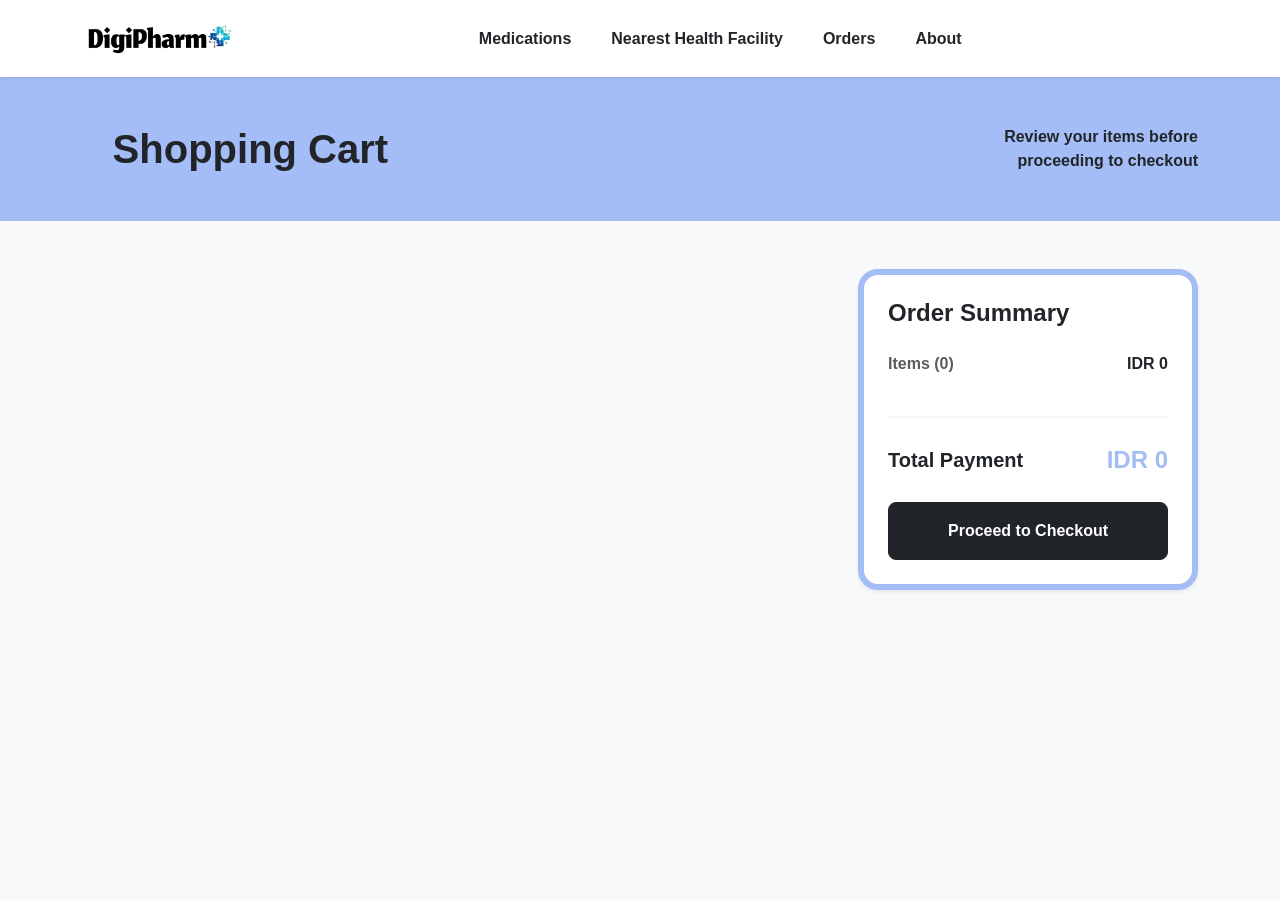
<file: DigiPharm/checkout.html>
<!DOCTYPE html>
<html lang="en">
<head>
    <meta charset="UTF-8">
    <meta name="viewport" content="width=device-width, initial-scale=1.0">
    <title>DigiPharm - Checkout</title>
    
    <link href="https://fonts.googleapis.com/css2?family=Poppins:wght@400;600;800&display=swap" rel="stylesheet">
    <link rel="stylesheet" href="https://cdnjs.cloudflare.com/ajax/libs/font-awesome/6.5.1/css/all.min.css">
    <link href="https://cdn.jsdelivr.net/npm/bootstrap@5.3.2/dist/css/bootstrap.min.css" rel="stylesheet">
    
    <style>
        :root { --primary-blue: #a4bdf6; }
        * { font-family: 'Poppins', sans-serif; }
        body { background-color: #f8f9fa; padding-bottom: 50px; }
        .bg-custom-blue { background-color: var(--primary-blue); }
        .text-custom-blue { color: var(--primary-blue); }
        .section-card { background-color: var(--primary-blue); border-radius: 20px; border: none; }
        .method-card { background: white; border-radius: 15px; padding: 20px; cursor: pointer; border: 4px solid transparent; transition: 0.2s; height: 100%; }
        .method-card.active { border-color: #000; }
        .method-card i { font-size: 2rem; margin-bottom: 10px; display: block; }
        .summary-line { border-top: 2px dashed rgba(0,0,0,0.2); margin: 15px 0; }
    </style>
</head>
<body>

    <nav class="navbar navbar-expand-lg bg-white sticky-top shadow-sm py-3">
        <div class="container">
            <a class="navbar-brand" href="index.html"><img src="logo_utama.png" alt="Logo" height="35"></a>
            <button class="navbar-toggler" type="button" data-bs-toggle="collapse" data-bs-target="#navbarNav">
                <span class="navbar-toggler-icon"></span>
            </button>
            <div class="collapse navbar-collapse justify-content-center" id="navbarNav">
                <ul class="navbar-nav gap-4">
                    <li class="nav-item"><a class="nav-link fw-bold text-dark" href="catalog.html">Medications</a></li>
                    <li class="nav-item"><a class="nav-link fw-bold text-dark" href="facilities.html">Nearest Health Facility</a></li>
                    <li class="nav-item"><a class="nav-link fw-bold text-dark" href="tracking.html">Orders</a></li>
                    <li class="nav-item"><a class="nav-link fw-bold text-dark" href="about.html">About</a></li>
                </ul>
            </div>
            <a href="cart.html" class="text-dark fs-4 position-relative text-decoration-none ms-auto ms-lg-0">
                <i class="fa-solid fa-cart-shopping"></i>
                <span id="nav-badge" class="position-absolute top-0 start-100 translate-middle badge rounded-pill bg-danger" style="font-size: 0.65rem; display: none;">0</span>
            </a>
        </div>
    </nav>

    <div class="bg-custom-blue py-5">
        <div class="container d-flex flex-column flex-md-row justify-content-between align-items-center">
            <h1 class="fw-bolder display-4 mb-2 mb-md-0">Check Out</h1>
            <p class="fw-semibold mb-0 text-md-end" style="max-width: 300px;">Complete your information details to finalize order</p>
        </div>
    </div>

    <div class="container py-5">
        <div class="row g-4">
            <div class="col-lg-5">
                <div class="card section-card p-4 shadow-sm h-100">
                    <h4 class="fw-bolder mb-4"><i class="fa-solid fa-box me-2"></i>Order Summary</h4>
                    <div id="summary-items" class="mb-4"></div>
                    <div class="summary-line"></div>
                    <div class="d-flex justify-content-between align-items-center">
                        <span class="fw-bolder fs-5">Total Cost</span>
                        <span class="fw-bolder fs-3" id="final-price">IDR 0</span>
                    </div>
                </div>
            </div>

            <div class="col-lg-7">
                <div class="card section-card p-4 shadow-sm">
                    <h4 class="fw-bolder mb-4"><i class="fa-solid fa-truck me-2"></i>Delivery Details</h4>
                    
                    <div class="row g-3 mb-4">
                        <div class="col-md-6">
                            <div id="btn-pickup" class="method-card active text-center" onclick="setMethod('Pickup')">
                                <i class="fa-solid fa-shop"></i>
                                <h6 class="fw-bold mb-1">Store Pickup</h6>
                                <p class="small text-muted mb-0">Collect directly at pharmacy</p>
                            </div>
                        </div>
                        <div class="col-md-6">
                            <div id="btn-delivery" class="method-card text-center" onclick="setMethod('Home Delivery')">
                                <i class="fa-solid fa-truck-fast"></i>
                                <h6 class="fw-bold mb-1">Home Delivery</h6>
                                <p class="small text-muted mb-0">Dispatched to your doorstep</p>
                            </div>
                        </div>
                    </div>

                    <div class="mb-3">
                        <label class="form-label fw-bold small">FULL NAME</label>
                        <input type="text" id="user-name" class="form-control py-3 rounded-3 border-0 fw-semibold" placeholder="Enter your full name">
                        <div class="text-danger small fw-bold mt-1" id="name-error" style="display:none;">Full name is required!</div>
                    </div>

                    <div class="mb-3">
                        <label class="form-label fw-bold small">PHONE NUMBER</label>
                        <input type="number" id="user-phone" class="form-control py-3 rounded-3 border-0 fw-semibold" placeholder="e.g. 0812345678">
                        <div class="text-danger small fw-bold mt-1" id="phone-error" style="display:none;">Valid phone number is required!</div>
                    </div>

                    <div class="mb-4" id="address-field" style="display: none;">
                        <label class="form-label fw-bold small">DELIVERY ADDRESS</label>
                        <textarea id="user-address" class="form-control py-3 rounded-3 border-0 fw-semibold" rows="3" placeholder="Enter complete address..."></textarea>
                        <div class="text-danger small fw-bold mt-1" id="address-error" style="display:none;">Address is required for delivery!</div>
                    </div>

                    <button class="btn btn-dark w-100 py-3 fw-bold fs-5 rounded-4 shadow" onclick="openQRIS()">
                        <i class="fa-regular fa-circle-check me-2"></i>Place Order
                    </button>
                    
                    <a href="cart.html" class="btn btn-link text-dark w-100 mt-3 fw-bold text-decoration-none">
                        <i class="fa-solid fa-arrow-left me-2"></i>Back to Cart
                    </a>
                </div>
            </div>
        </div>
    </div>

    <div class="modal fade" id="qrisModal" tabindex="-1" aria-hidden="true">
        <div class="modal-dialog modal-dialog-centered">
            <div class="modal-content rounded-5 border-0 shadow-lg">
                <div class="modal-body text-center p-5">
                    <h3 class="fw-bolder mb-1">Scan Payment</h3>
                    <p class="text-muted small mb-4">Scan code via e-wallet or mobile banking</p>
                    <div class="bg-light p-4 rounded-4 mb-4">
                        <img src="https://api.qrserver.com/v1/create-qr-code/?size=200x200&data=PAY-DIGIPHARM" class="img-fluid rounded-3" alt="QRIS">
                    </div>
                    <h5 class="fw-bold mb-4" id="modal-price">IDR 0</h5>
                    <button class="btn btn-success w-100 py-3 fw-bold rounded-4 mb-3" onclick="finishOrder()">I Have Paid</button>
                    <button class="btn btn-link text-muted fw-semibold text-decoration-none" data-bs-dismiss="modal">Cancel Payment</button>
                </div>
            </div>
        </div>
    </div>

    <script src="https://cdn.jsdelivr.net/npm/bootstrap@5.3.2/dist/js/bootstrap.bundle.min.js"></script>

    <script>
        function getMasterMeds() {
            let stored = localStorage.getItem('digipharm_master_meds');
            return stored ? JSON.parse(stored) : []; 
        }

        let selectedMethod = 'Pickup'; 
        let cachedTotalCost = 0;

        function setMethod(m) {
            selectedMethod = m;
            document.getElementById('btn-pickup').classList.toggle('active', m === 'Pickup');
            document.getElementById('btn-delivery').classList.toggle('active', m === 'Home Delivery');
            document.getElementById('address-field').style.display = (m === 'Home Delivery') ? 'block' : 'none';
        }

        function renderCheckout() {
            const cart = JSON.parse(localStorage.getItem('digipharm_cart')) || [];
            if(cart.length === 0) { window.location.href = 'cart.html'; return; }

            let medicines = getMasterMeds();
            let calculatedTotal = 0;
            let totalQty = 0;

            document.getElementById('summary-items').innerHTML = cart.map(item => {
                let info = medicines.find(m => m.id.toLowerCase() === item.id.toLowerCase());
                let priceString = info ? info.price.toString().replace(/\./g, '') : "10000";
                let price = parseInt(priceString) || 0;
                let displayName = info ? info.name : item.id;
                let sub = price * item.qty;
                
                calculatedTotal += sub;
                totalQty += item.qty;

                return `
                <div class="d-flex justify-content-between mb-2">
                    <span class="fw-semibold">${item.qty}x <span class="text-capitalize">${displayName}</span></span>
                    <span class="fw-bold text-dark">IDR ${sub.toLocaleString('id-ID')}</span>
                </div>`;
            }).join('');

            cachedTotalCost = calculatedTotal;
            const priceString = "IDR " + calculatedTotal.toLocaleString('id-ID');
            document.getElementById('final-price').innerText = priceString;
            document.getElementById('modal-price').innerText = priceString;
            
            const badge = document.getElementById('nav-badge');
            if (badge) {
                badge.innerText = totalQty;
                badge.style.display = totalQty > 0 ? 'block' : 'none';
            }
        }

        function openQRIS() {
            const tempName = document.getElementById('user-name').value.trim();
            const tempPhone = document.getElementById('user-phone').value.trim();
            const tempAddr = document.getElementById('user-address').value.trim();
            
            let valid = true;
            document.getElementById('name-error').style.display = !tempName ? 'block' : 'none';
            document.getElementById('phone-error').style.display = (!tempPhone || tempPhone.length < 5) ? 'block' : 'none';
            
            if (selectedMethod === 'Home Delivery' && !tempAddr) {
                document.getElementById('address-error').style.display = 'block';
                valid = false;
            } else {
                document.getElementById('address-error').style.display = 'none';
            }

            if (!tempName || (!tempPhone || tempPhone.length < 5)) valid = false;

            if (valid) {
                const myModal = new bootstrap.Modal(document.getElementById('qrisModal'));
                myModal.show();
            }
        }

        function finishOrder() {
            let cart = JSON.parse(localStorage.getItem('digipharm_cart')) || [];
            let history = JSON.parse(localStorage.getItem('digipharm_history')) || [];
            
            const finalName = document.getElementById('user-name').value.trim();
            const finalPhone = document.getElementById('user-phone').value.trim();
            const finalAddr = document.getElementById('user-address').value.trim();

            alert("Data berhasil ditangkap!\nNama: " + finalName + "\nNo HP: " + finalPhone);

            const currentOrder = {
                id: "ORD-" + Math.floor(Math.random() * 900000 + 100000),
                date: new Date().toLocaleString('en-GB'),
                total: cachedTotalCost,
                items: [...cart],
                deliveryMethod: selectedMethod,
                status: "Packing", 
                customerName: finalName || "Guest",
                customerPhone: finalPhone || "-",
                address: finalAddr || "-" 
            };

            history.push(currentOrder);
            localStorage.setItem('digipharm_history', JSON.stringify(history));
            localStorage.removeItem('digipharm_cart'); 
            
            window.location.href = 'tracking.html';
        }

        window.onload = renderCheckout;
    </script>
</body>
</html>
</file>
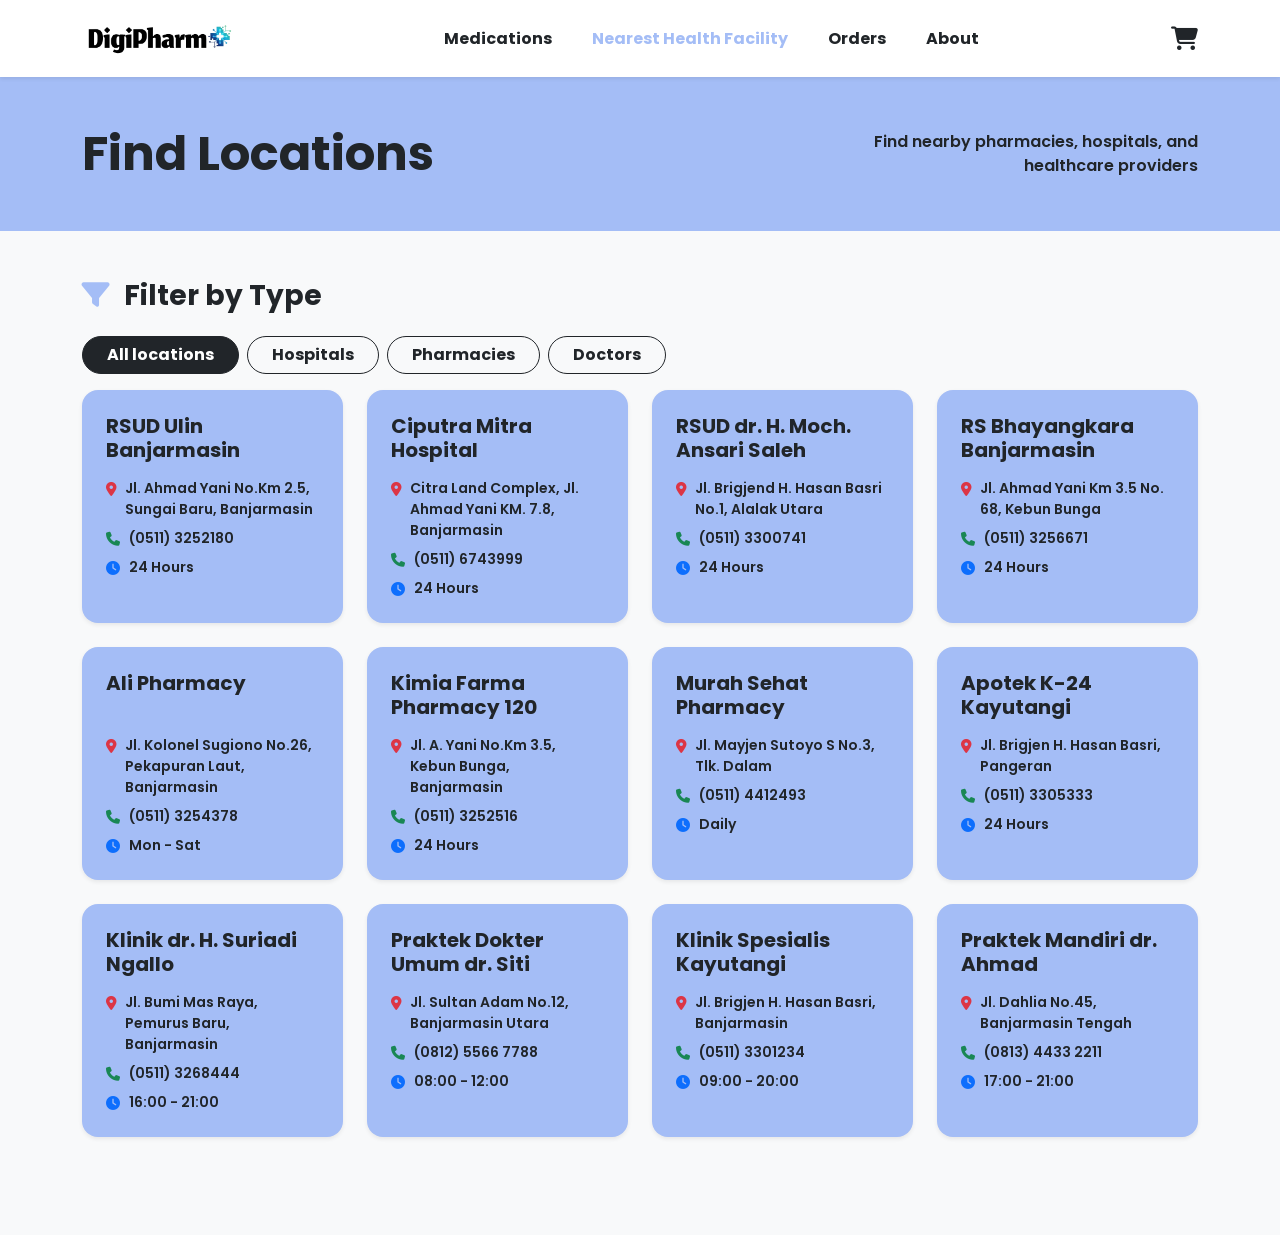
<file: DigiPharm/facilities.html>
<!DOCTYPE html>
<html lang="en">
<head>
    <meta charset="UTF-8">
    <meta name="viewport" content="width=device-width, initial-scale=1.0">
    <title>DigiPharm - Facilities</title>
    
    <link href="https://fonts.googleapis.com/css2?family=Poppins:wght@400;600;800&display=swap" rel="stylesheet">
    <link rel="stylesheet" href="https://cdnjs.cloudflare.com/ajax/libs/font-awesome/6.5.1/css/all.min.css">
    
    <link href="https://cdn.jsdelivr.net/npm/bootstrap@5.3.2/dist/css/bootstrap.min.css" rel="stylesheet">
    
    <style>
        :root { --primary-blue: #a4bdf6; }
        * { font-family: 'Poppins', sans-serif; }
        body { background-color: #f8f9fa; padding-bottom: 50px; }

        .bg-custom-blue { background-color: var(--primary-blue); }
        .text-custom-blue { color: var(--primary-blue); }
        
        .fac-card { transition: transform 0.3s ease, box-shadow 0.3s ease; }
        .fac-card:hover { transform: translateY(-5px); box-shadow: 0 10px 20px rgba(0,0,0,0.1) !important; }
    </style>
</head>
<body>

    <nav class="navbar navbar-expand-lg bg-white sticky-top shadow-sm py-3">
        <div class="container">
            <a class="navbar-brand" href="index.html"><img src="logo_utama.png" alt="DigiPharm Logo" height="35"></a>
            
            <button class="navbar-toggler" type="button" data-bs-toggle="collapse" data-bs-target="#navbarNav">
                <span class="navbar-toggler-icon"></span>
            </button>
            
            <div class="collapse navbar-collapse justify-content-center" id="navbarNav">
                <ul class="navbar-nav gap-4">
                    <li class="nav-item"><a class="nav-link fw-bold text-dark" href="catalog.html">Medications</a></li>
                    <li class="nav-item"><a class="nav-link fw-bold text-custom-blue" href="facilities.html">Nearest Health Facility</a></li>
                    <li class="nav-item"><a class="nav-link fw-bold text-dark" href="tracking.html">Orders</a></li>
                    <li class="nav-item"><a class="nav-link fw-bold text-dark" href="about.html">About</a></li>
                </ul>
            </div>
            
            <a href="cart.html" class="text-dark fs-4 position-relative text-decoration-none ms-auto ms-lg-0 mt-3 mt-lg-0">
                <i class="fa-solid fa-cart-shopping"></i>
                <span id="nav-badge" class="position-absolute top-0 start-100 translate-middle badge rounded-pill bg-danger" style="font-size: 0.65rem; display: none;">0</span>
            </a>
        </div>
    </nav>

    <div class="bg-custom-blue py-5">
        <div class="container d-flex flex-column flex-md-row justify-content-between align-items-center">
            <div>
                <h1 class="fw-bolder mb-0 display-5">Find Locations</h1>
            </div>
            <p class="fw-semibold mb-0 mt-2 mt-md-0 text-md-end" style="max-width: 400px;">
                Find nearby pharmacies, hospitals, and healthcare providers
            </p>
        </div>
    </div>

    <div class="container pt-5 pb-3">
        <h3 class="fw-bolder mb-4"><i class="fa-solid fa-filter me-2 text-custom-blue"></i> Filter by Type</h3>
        <div class="d-flex flex-wrap gap-2">
            <button class="btn btn-dark text-white fw-bold rounded-pill px-4 f-btn" onclick="filterLocations('all', this)">All locations</button>
            <button class="btn btn-outline-dark fw-bold rounded-pill px-4 f-btn" onclick="filterLocations('hospital', this)">Hospitals</button>
            <button class="btn btn-outline-dark fw-bold rounded-pill px-4 f-btn" onclick="filterLocations('pharmacy', this)">Pharmacies</button>
            <button class="btn btn-outline-dark fw-bold rounded-pill px-4 f-btn" onclick="filterLocations('doctor', this)">Doctors</button>
        </div>
    </div>

    <div class="container pb-5">
        <div class="row g-4" id="facilitiesGrid">
            </div>
    </div>

    <script src="https://cdn.jsdelivr.net/npm/bootstrap@5.3.2/dist/js/bootstrap.bundle.min.js"></script>

    <script>
        const locations = [
            { type: 'hospital', name: 'RSUD Ulin Banjarmasin', addr: 'Jl. Ahmad Yani No.Km 2.5, Sungai Baru, Banjarmasin', phone: '(0511) 3252180', time: '24 Hours' },
            { type: 'hospital', name: 'Ciputra Mitra Hospital', addr: 'Citra Land Complex, Jl. Ahmad Yani KM. 7.8, Banjarmasin', phone: '(0511) 6743999', time: '24 Hours' },
            { type: 'hospital', name: 'RSUD dr. H. Moch. Ansari Saleh', addr: 'Jl. Brigjend H. Hasan Basri No.1, Alalak Utara', phone: '(0511) 3300741', time: '24 Hours' },
            { type: 'hospital', name: 'RS Bhayangkara Banjarmasin', addr: 'Jl. Ahmad Yani Km 3.5 No. 68, Kebun Bunga', phone: '(0511) 3256671', time: '24 Hours' },
            
            { type: 'pharmacy', name: 'Ali Pharmacy', addr: 'Jl. Kolonel Sugiono No.26, Pekapuran Laut, Banjarmasin', phone: '(0511) 3254378', time: 'Mon - Sat' },
            { type: 'pharmacy', name: 'Kimia Farma Pharmacy 120', addr: 'Jl. A. Yani No.Km 3.5, Kebun Bunga, Banjarmasin', phone: '(0511) 3252516', time: '24 Hours' },
            { type: 'pharmacy', name: 'Murah Sehat Pharmacy', addr: 'Jl. Mayjen Sutoyo S No.3, Tlk. Dalam', phone: '(0511) 4412493', time: 'Daily' },
            { type: 'pharmacy', name: 'Apotek K-24 Kayutangi', addr: 'Jl. Brigjen H. Hasan Basri, Pangeran', phone: '(0511) 3305333', time: '24 Hours' },
            
            { type: 'doctor', name: 'Klinik dr. H. Suriadi Ngallo', addr: 'Jl. Bumi Mas Raya, Pemurus Baru, Banjarmasin', phone: '(0511) 3268444', time: '16:00 - 21:00' },
            { type: 'doctor', name: 'Praktek Dokter Umum dr. Siti', addr: 'Jl. Sultan Adam No.12, Banjarmasin Utara', phone: '(0812) 5566 7788', time: '08:00 - 12:00' },
            { type: 'doctor', name: 'Klinik Spesialis Kayutangi', addr: 'Jl. Brigjen H. Hasan Basri, Banjarmasin', phone: '(0511) 3301234', time: '09:00 - 20:00' },
            { type: 'doctor', name: 'Praktek Mandiri dr. Ahmad', addr: 'Jl. Dahlia No.45, Banjarmasin Tengah', phone: '(0813) 4433 2211', time: '17:00 - 21:00' }
        ];

        function renderLocations(data) {
            const grid = document.getElementById('facilitiesGrid');
            grid.innerHTML = data.map(loc => `
                <div class="col-12 col-md-6 col-lg-3">
                    <div class="card h-100 border-0 shadow-sm fac-card p-4 rounded-4" style="background-color: var(--primary-blue);">
                        <h5 class="fw-bolder mb-3" style="min-height: 48px;">${loc.name}</h5>
                        <div class="d-flex align-items-start mb-2 small fw-semibold text-dark">
                            <i class="fa-solid fa-location-dot mt-1 me-2 text-danger" style="width: 15px;"></i>
                            <span>${loc.addr}</span>
                        </div>
                        <div class="d-flex align-items-start mb-2 small fw-semibold text-dark">
                            <i class="fa-solid fa-phone mt-1 me-2 text-success" style="width: 15px;"></i>
                            <span>${loc.phone}</span>
                        </div>
                        <div class="d-flex align-items-start small fw-semibold text-dark">
                            <i class="fa-solid fa-clock mt-1 me-2 text-primary" style="width: 15px;"></i>
                            <span>${loc.time}</span>
                        </div>
                    </div>
                </div>
            `).join('');
        }

        function filterLocations(type, btn) {
            document.querySelectorAll('.f-btn').forEach(b => {
                b.classList.remove('btn-dark', 'text-white');
                b.classList.add('btn-outline-dark');
            });
            btn.classList.remove('btn-outline-dark');
            btn.classList.add('btn-dark', 'text-white');
            
            if(type === 'all') {
                renderLocations(locations);
            } else {
                renderLocations(locations.filter(l => l.type === type));
            }
        }

        function updateBadge() {
            const cartData = localStorage.getItem('digipharm_cart');
            let cart = [];
            try { cart = JSON.parse(cartData) || []; } catch (e) { cart = []; }
            let total = cart.reduce((sum, item) => sum + (parseInt(item.qty) || 0), 0);
            
            const badge = document.getElementById('nav-badge');
            if (badge) {
                badge.innerText = total;
                badge.style.setProperty('display', total > 0 ? 'block' : 'none', 'important');
            }
        }

        window.onload = () => {
            renderLocations(locations);
            updateBadge();
        };
        window.addEventListener('storage', updateBadge);
    </script>
</body>
</html>
</file>
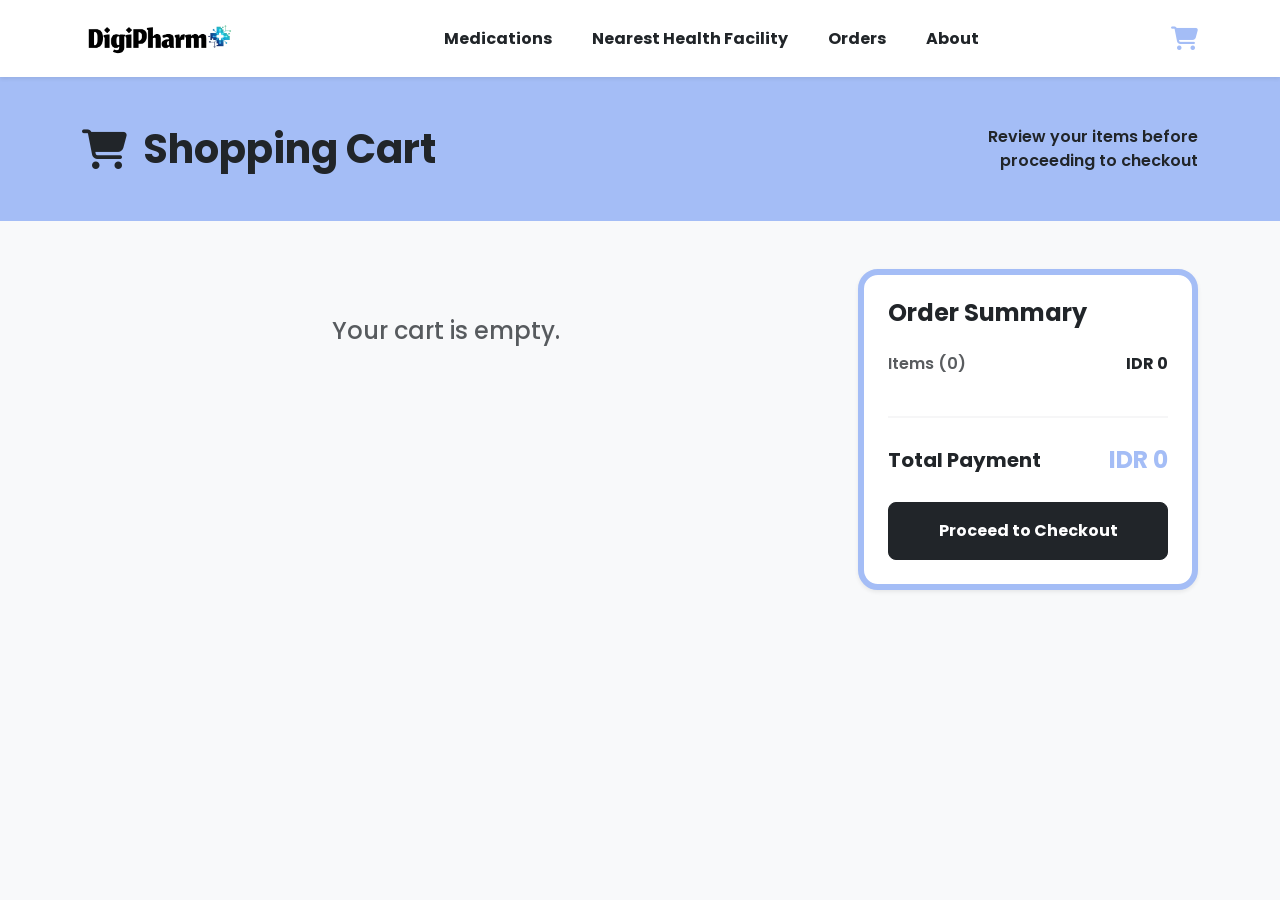
<file: DigiPharm/payment.html>
<!DOCTYPE html>
<html lang="en">
<head>
    <meta charset="UTF-8">
    <meta name="viewport" content="width=device-width, initial-scale=1.0">
    <title>DigiPharm - Payment</title>
    <link href="https://fonts.googleapis.com/css2?family=Poppins:wght@400;600;800&display=swap" rel="stylesheet">
    <link rel="stylesheet" href="https://cdnjs.cloudflare.com/ajax/libs/font-awesome/6.4.0/css/all.min.css">
    <link rel="stylesheet" href="style.css">
</head>
<body>
    <header class="navbar">
        <div class="logo">
            <a href="index.html" style="text-decoration: none;">
                <img src="logo_utama.png" alt="DigiPharm Logo" style="height: 45px; width: auto; display: block;">
            </a>
        </div>
        <nav class="nav-links">
            <a href="catalog.html">Medications</a>
            <a href="facilities.html">Nearest Health Facility</a>
            <a href="tracking.html">Orders</a>
            <a href="about.html">About</a>
        </nav>
        <a href="cart.html" class="cart-icon">
            <i class="fa-solid fa-cart-shopping"></i>
            <span id="cart-badge" class="badge">0</span>
        </a>
    </header>

    <div class="container" style="max-width: 600px; margin: 40px auto; text-align: center;">
        <div class="checkout-box" style="padding: 40px;">
            <h2 style="font-size: 2rem; margin-bottom: 10px;">Payment via QRIS</h2>
            <p style="margin-bottom: 30px;">Scan the QR code below using your mobile banking or e-wallet app.</p>
            
            <div style="background: white; display: inline-block; padding: 15px; border-radius: 10px; margin-bottom: 30px;">
                <img src="https://upload.wikimedia.org/wikipedia/commons/d/d0/QR_code_for_mobile_English_Wikipedia.svg" alt="QRIS Code" style="width: 250px; height: 250px;">
            </div>

            <h3 style="font-size: 1.5rem; margin-bottom: 25px;">Total: <span id="payment-amount">IDR 0</span></h3>

            <button class="btn-primary full-width" style="font-size: 1.2rem; padding: 15px;" onclick="confirmPayment()">
                <i class="fa-solid fa-check-double"></i> I Have Paid
            </button>
            
            <div style="margin-top: 20px;">
                <a href="checkout.html" style="color: var(--text-dark); text-decoration: none; font-weight: 600;"><i class="fa-solid fa-arrow-left"></i> Cancel Payment</a>
            </div>
        </div>
    </div>

    <script src="script.js"></script>
    <script>
        let activeOrder = JSON.parse(localStorage.getItem('digipharm_active_order'));
        if (activeOrder) {
            document.getElementById('payment-amount').innerText = 'IDR ' + activeOrder.total.toLocaleString('id-ID');
        } else {
            window.location.href = "cart.html";
        }

        function confirmPayment() {
            let orderHistory = JSON.parse(localStorage.getItem('digipharm_all_orders')) || [];
            
            if (activeOrder) {
                orderHistory.unshift(activeOrder);
                localStorage.setItem('digipharm_all_orders', JSON.stringify(orderHistory));
            }

            localStorage.removeItem('digipharm_active_order');
            localStorage.removeItem('digipharm_cart');
            
            alert("Payment Successful! Your order is being processed.");
            window.location.href = "tracking.html";
        }
    </script>
</body>
</html>
</file>
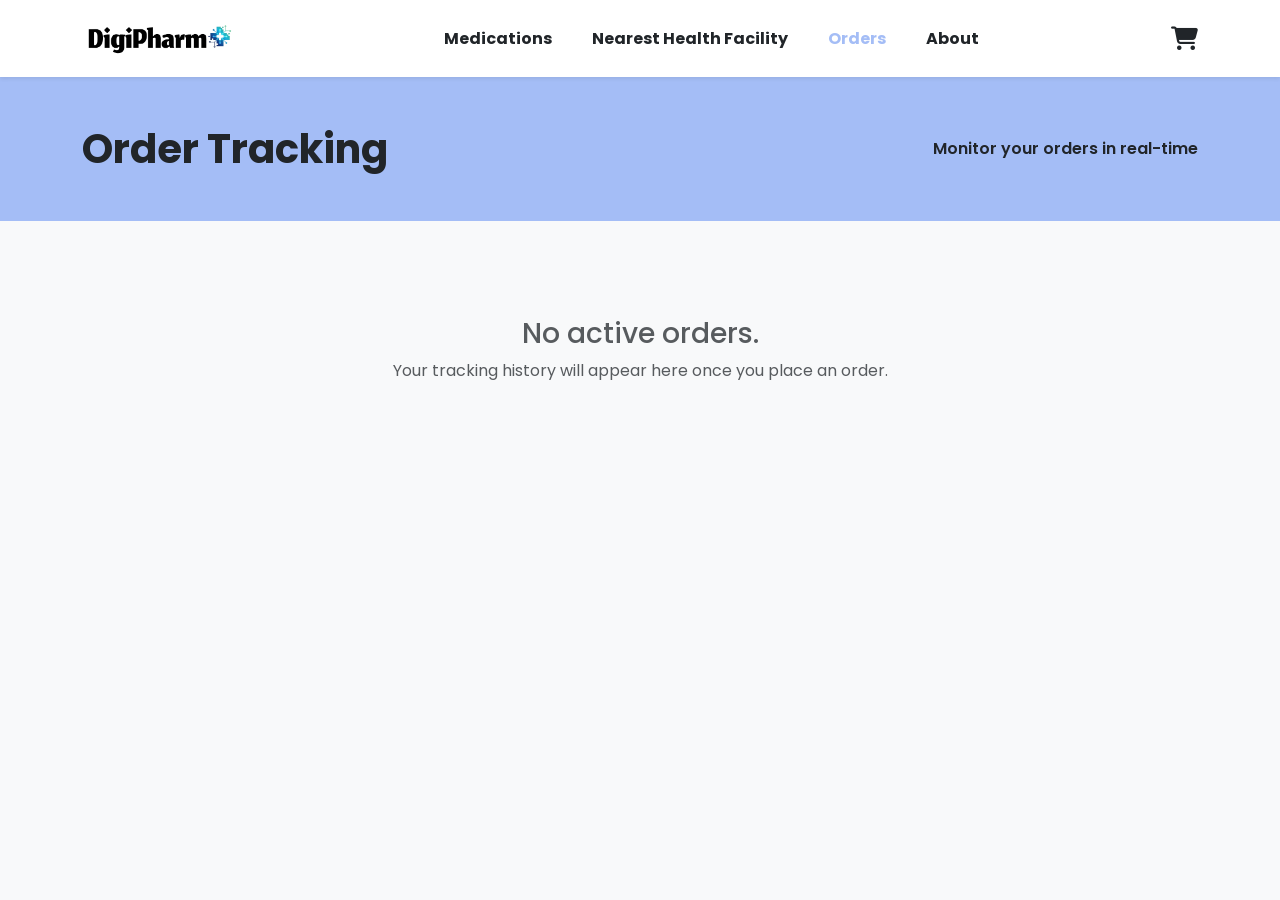
<file: DigiPharm/tracking.html>
<!DOCTYPE html>
<html lang="en">
<head>
    <meta charset="UTF-8">
    <meta name="viewport" content="width=device-width, initial-scale=1.0">
    <title>DigiPharm - Order Tracking</title>
    
    <link href="https://fonts.googleapis.com/css2?family=Poppins:wght@400;600;800&display=swap" rel="stylesheet">
    <link rel="stylesheet" href="https://cdnjs.cloudflare.com/ajax/libs/font-awesome/6.5.1/css/all.min.css">
    <link href="https://cdn.jsdelivr.net/npm/bootstrap@5.3.2/dist/css/bootstrap.min.css" rel="stylesheet">
    
    <style>
        :root { --primary-blue: #a4bdf6; }
        * { font-family: 'Poppins', sans-serif; }
        body { background-color: #f8f9fa; padding-bottom: 50px; }

        .bg-custom-blue { background-color: var(--primary-blue); }
        .text-custom-blue { color: var(--primary-blue); }
        
        .order-card { border: 6px solid var(--primary-blue); border-radius: 15px; overflow: hidden; background: white; }
        .status-header { border-bottom: 6px solid var(--primary-blue); background-color: #fcfcfc; }
        
        .timeline { border-left: 3px solid #dee2e6; padding-left: 20px; margin: 20px 0; }
        .time-item { position: relative; margin-bottom: 15px; }
        .time-item::before { content: ''; position: absolute; left: -26px; top: 6px; width: 10px; height: 10px; background: #dee2e6; border-radius: 50%; }
        .time-item.active::before { background: var(--primary-blue); box-shadow: 0 0 8px var(--primary-blue); }
    </style>
</head>
<body>

    <nav class="navbar navbar-expand-lg bg-white sticky-top shadow-sm py-3">
        <div class="container">
            <a class="navbar-brand" href="index.html"><img src="logo_utama.png" alt="Logo" height="35"></a>
            <button class="navbar-toggler" type="button" data-bs-toggle="collapse" data-bs-target="#navbarNav">
                <span class="navbar-toggler-icon"></span>
            </button>
            <div class="collapse navbar-collapse justify-content-center" id="navbarNav">
                <ul class="navbar-nav gap-4">
                    <li class="nav-item"><a class="nav-link fw-bold text-dark" href="catalog.html">Medications</a></li>
                    <li class="nav-item"><a class="nav-link fw-bold text-dark" href="facilities.html">Nearest Health Facility</a></li>
                    <li class="nav-item"><a class="nav-link fw-bold text-custom-blue" href="tracking.html">Orders</a></li>
                    <li class="nav-item"><a class="nav-link fw-bold text-dark" href="about.html">About</a></li>
                </ul>
            </div>
            <a href="cart.html" class="text-dark fs-4 position-relative text-decoration-none ms-auto ms-lg-0 mt-3 mt-lg-0">
                <i class="fa-solid fa-cart-shopping"></i>
                <span id="nav-badge" class="position-absolute top-0 start-100 translate-middle badge rounded-pill bg-danger" style="font-size: 0.65rem; display: none;">0</span>
            </a>
        </div>
    </nav>

    <div class="bg-custom-blue py-5">
        <div class="container d-flex flex-column flex-md-row justify-content-between align-items-center">
            <div>
                <h1 class="fw-bolder mb-0">Order Tracking</h1>
            </div>
            <p class="fw-semibold mb-0 mt-2 mt-md-0 text-md-end">Monitor your orders in real-time</p>
        </div>
    </div>

    <div class="container py-5" style="max-width: 900px;" id="list">
    </div>

    <script src="https://cdn.jsdelivr.net/npm/bootstrap@5.3.2/dist/js/bootstrap.bundle.min.js"></script>

    <script>
        function getMasterMeds() {
            let stored = localStorage.getItem('digipharm_master_meds');
            return stored ? JSON.parse(stored) : []; 
        }

        function renderTracking() {
            const history = JSON.parse(localStorage.getItem('digipharm_history')) || [];
            const container = document.getElementById('list');
            let medicines = getMasterMeds();

            if (history.length === 0) {
                container.innerHTML = "<div class='text-center text-muted mt-5'><h3>No active orders.</h3><p>Your tracking history will appear here once you place an order.</p></div>";
                return;
            }

            container.innerHTML = history.map((order, idx) => {
                const currentStatus = order.status || 'Packing';
                const isDispatchedActive = (currentStatus === 'Medicine Dispatched' || currentStatus === 'Ready for Collection');
                const isReadyActive = (currentStatus === 'Ready for Collection');

                return `
                <div class="mb-5">
                    <div class="d-flex justify-content-between align-items-end mb-3 px-2">
                        <div>
                            <h3 class="fw-bolder mb-0">${order.id}</h3>
                            <small class="text-muted fw-semibold">${order.date}</small>
                        </div>
                        <div class="fw-bolder fs-4">
                            IDR ${order.total.toLocaleString('id-ID')}
                        </div>
                    </div>
                    
                    <div class="order-card shadow-sm">
                        <div class="status-header p-4 p-md-5">
                            <h2 class="fw-bolder display-6 mb-4">${currentStatus}</h2>
                            <div class="timeline">
                                <div class="time-item active">
                                    <h6 class="fw-bold mb-0">Order placed</h6>
                                    <small class="text-muted">${order.date}</small>
                                </div>
                                <div class="time-item ${isDispatchedActive ? 'active' : ''}">
                                    <h6 class="fw-bold mb-0">Medicine Dispatched</h6>
                                    <small class="text-muted">${isDispatchedActive ? 'Out for delivery / Dispatched' : 'In progress...'}</small>
                                </div>
                                <div class="time-item ${isReadyActive ? 'active' : ''}">
                                    <h6 class="fw-bold mb-0">Ready</h6>
                                    <small class="text-muted">${isReadyActive ? 'Your order is ready!' : 'Pending'}</small>
                                </div>
                            </div>
                            <div class="fw-bold d-flex align-items-center mt-4">
                                <i class="fa-solid fa-location-dot me-2 text-danger"></i> 
                                ${order.deliveryMethod || 'Pickup at Pharmacy'} 
                            </div>
                        </div>
                        
                        <div class="p-4 p-md-5">
                            <h5 class="fw-bolder mb-4">Purchased Items</h5>
                            ${order.items.map(item => {
                                let match = medicines.find(m => m.id.toLowerCase() === item.id.toLowerCase());
                                
                                let priceString = match ? match.price.toString().replace(/\./g, '') : "10000";
                                let price = parseInt(priceString) || 0;
                                
                                let displayName = match ? match.name : item.id;
                                
                                return `
                                <div class="d-flex justify-content-between align-items-center mb-4">
                                    <div class="d-flex align-items-center">
                                        <img src="https://www.icapsulepack.com/wp-content/uploads/2023/04/Drug-and-Medicine-2.jpg" class="rounded-3 shadow-sm me-3" style="width: 70px; height: 70px; object-fit: cover;">
                                        <div>
                                            <h6 class="fw-bolder text-capitalize mb-1">${displayName}</h6>
                                            <small class="text-muted fw-bold">Qty: ${item.qty}</small>
                                        </div>
                                    </div>
                                    <div class="fw-bolder fs-6">IDR ${(price * item.qty).toLocaleString('id-ID')}</div>
                                </div>`;
                            }).join('')}
                            
                            <button class="btn btn-success fw-bold px-4 py-2 mt-3" style="display: ${isReadyActive ? 'block' : 'none'};" onclick="removeOrder(${idx})">
                                <i class="fa-solid fa-check-circle me-2"></i>Order Collected
                            </button>
                        </div>
                    </div>
                </div>
                `;
            }).reverse().join('');
        }

        function updateNavBadge() {
            let cart = JSON.parse(localStorage.getItem('digipharm_cart')) || [];
            let total = cart.reduce((sum, item) => sum + (parseInt(item.qty) || 0), 0);
            const badge = document.getElementById('nav-badge');
            if (badge) {
                badge.innerText = total;
                badge.style.setProperty('display', total > 0 ? 'block' : 'none', 'important');
            }
        }

        function removeOrder(idx) {
            let history = JSON.parse(localStorage.getItem('digipharm_history')) || [];
            history.splice(idx, 1); 
            localStorage.setItem('digipharm_history', JSON.stringify(history));
            renderTracking();
        }

        window.onload = function() {
            renderTracking();
            updateNavBadge();
        };

        window.addEventListener('storage', function() {
            renderTracking();
            updateNavBadge();
        });
    </script>
</body>
</html>
</file>
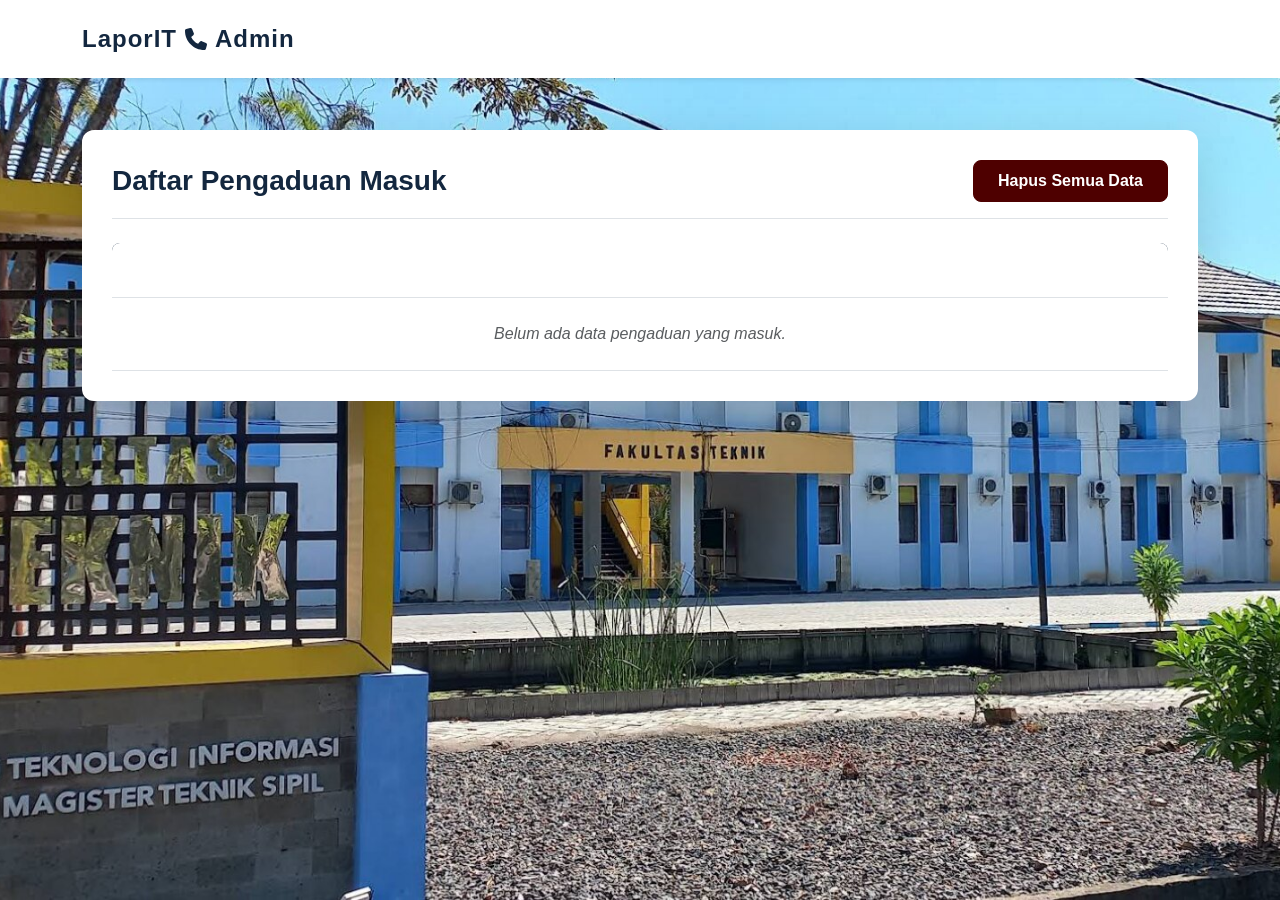
<file: LaporIT/admin.html>
<!DOCTYPE html>
<html lang="id">
<head>
    <meta charset="UTF-8">
    <meta name="viewport" content="width=device-width, initial-scale=1.0">
    <title>Dashboard Admin: LaporIT</title>
    
    <link href="https://cdn.jsdelivr.net/npm/bootstrap@5.3.0/dist/css/bootstrap.min.css" rel="stylesheet">
    
    <link rel="stylesheet" href="style.css">
    
    <style>
        /* Tambahan style khusus halaman admin agar tabel serasi */
        .table-responsive {
            background: #ffffff;
            border-radius: 12px;
            padding: 30px;
            box-shadow: 0 15px 50px rgba(0, 0, 0, 0.15);
        }
        .thead-navy {
            background-color: #13273F !important;
            color: #ffffff !important;
        }
        .thead-navy th {
            color: #ffffff !important;
            padding: 15px;
        }
        td {
            padding: 15px !important;
            vertical-align: middle;
        }
    </style>
</head>
<body>

    <nav class="navbar navbar-expand-lg bg-white fixed-top shadow-sm py-3">
        <div class="container">
            <span class="navbar-brand fw-bold custom-title fs-4 m-0 d-flex align-items-center">
                LaporIT
                <svg class="icon-phone mx-2" xmlns="http://www.w3.org/2000/svg" viewBox="0 0 512 512" fill="#13273F" style="width: 22px; height: 22px;">
                    <path d="M164.9 24.6c-7.7-18.6-28-28.5-47.4-23.2l-88 24C12.1 30.2 0 46 0 64C0 311.4 200.6 512 448 512c18 0 33.8-12.1 38.6-29.5l24-88c5.3-19.4-4.6-39.7-23.2-47.4l-96-40c-16.3-6.8-35.2-2.1-46.3 11.6L304.7 368C234.3 334.7 177.3 277.7 144 207.3L193.3 167c13.7-11.2 18.4-30 11.6-46.3l-40-96z"/>
                </svg>
                Admin
            </span>
        </div>
    </nav>

    <div class="container" style="margin-top: 130px; margin-bottom: 50px;">
        <div class="row">
            <div class="col-12">
                
                <div class="table-responsive">
                    
                    <div class="d-flex justify-content-between align-items-center mb-4 pb-3 border-bottom">
                        <h3 class="fw-bold text-navy m-0">Daftar Pengaduan Masuk</h3>
                        <button id="clearStorage" class="btn btn-red px-4 py-2 fw-bold">Hapus Semua Data</button>
                    </div>

                    <table class="table table-hover mb-0">
                        <thead class="thead-navy">
                            <tr>
                                <th scope="col" style="border-top-left-radius: 8px;">No</th>
                                <th scope="col">Waktu</th>
                                <th scope="col">Nama Pengirim</th>
                                <th scope="col">Program Studi</th>
                                <th scope="col">Tujuan</th>
                                <th scope="col">Jenis</th>
                                <th scope="col" style="border-top-right-radius: 8px; width: 35%;">Isi Laporan / Feedback</th>
                            </tr>
                        </thead>
                        <tbody id="tabelAduanBody">
                            </tbody>
                    </table>
                </div>

            </div>
        </div>
    </div>

    <script src="https://code.jquery.com/jquery-3.6.0.min.js"></script>
    <script src="https://cdn.jsdelivr.net/npm/bootstrap@5.3.0/dist/js/bootstrap.bundle.min.js"></script>
    
    <script>
        $(document).ready(function() {
            // Membaca array dari Local Storage
            const listAduan = JSON.parse(localStorage.getItem('dataLaporIT_All')) || [];
            const tbody = $('#tabelAduanBody');

            if (listAduan.length === 0) {
                tbody.append(`<tr><td colspan="7" class="text-center text-muted fst-italic py-4">Belum ada data pengaduan yang masuk.</td></tr>`);
            } else {
                // Loop data array untuk dimasukkan ke baris tabel
                $.each(listAduan, function(index, item) {
                    let rowHtml = `
                        <tr>
                            <td><strong>${index + 1}</strong></td>
                            <td class="small text-muted">${item.waktu || '-'}</td>
                            <td><span class="badge ${item.nama === 'Anonim' ? 'bg-secondary' : 'bg-primary'} p-2">${item.nama}</span></td>
                            <td>${item.prodi}</td>
                            <td><span class="text-navy fw-bold">${item.kategori}</span></td>
                            <td>${item.jenis}</td>
                            <td class="fst-italic text-secondary">${item.isi}</td>
                        </tr>
                    `;
                    tbody.append(rowHtml);
                });
            }

            // Fungsi tombol hapus semua logs
            $('#clearStorage').click(function() {
                if (confirm('Apakah Anda yakin ingin menghapus semua daftar pengaduan di Local Storage?')) {
                    localStorage.removeItem('dataLaporIT_All');
                    location.reload();
                }
            });
        });
    </script>
</body>
</html>
</file>
<file: LaporIT/style.css>
body { 
    background-image: url('background.jpg'); 
    background-size: cover; 
    background-position: center center; 
    background-attachment: fixed; 
    background-repeat: no-repeat;
    background-color: #e1f5fe; 
    
    font-family: 'Segoe UI', Tahoma, Geneva, Verdana, sans-serif;
    color: #13273F; 
}

.main-container {
    margin-top: 130px;
}

.nav-link {
    font-weight: 500;
    transition: color 0.2s ease;
}

.nav-link:hover {
    color: #4E0000 !important;
}

.form-step { 
    display: none; 
}

.form-step.active { 
    display: block; 
}

.minimal-card { 
    border-radius: 12px; 
    box-shadow: 0 15px 50px rgba(0, 0, 0, 0.15); 
    border: none;
    background-color: #ffffff;
}

.custom-title, .large-title { 
    color: #13273F; 
    letter-spacing: 1px;
    margin: 0;
}

.icon-phone {
    width: 22px;
    height: 22px;
}

.icon-phone-large {
    width: 38px;
    height: 38px;
}

.text-navy { color: #13273F; }
.text-red { color: #4E0000 !important; }
.text-welcome { line-height: 1.8; font-size: 1.05rem;}

.kampus-photo-minimal {
    height: 300px;
    object-fit: cover;
}

.minimal-progress {
    height: 12px;
    border-radius: 6px;
    background-color: #cbd5e0; 
}

.progress-bar {
    background-color: #13273F; 
    border-radius: 6px;
}

.minimal-input {
    border-radius: 8px;
    border: 1px solid #7E93A6; 
    padding: 12px 15px;
    color: #13273F;
}

.minimal-input:focus {
    border-color: #13273F;
    box-shadow: 0 0 0 0.2rem rgba(19, 39, 63, 0.1);
}

.minimal-radio {
    width: 20px;
    height: 20px;
    margin-top: 2px;
    border: 2px solid #13273F;
}

.minimal-radio:checked {
    background-color: #13273F;
    border-color: #13273F;
}

/* TOMBOL */
.btn-red {
    background-color: #4E0000 !important; 
    border-color: #4E0000 !important;
    color: white !important;
    border-radius: 8px;
}

.btn-red:hover { background-color: #6E0000 !important; }

.btn-slate {
    background-color: #7E93A6 !important; 
    border-color: #7E93A6 !important;
    color: white !important; 
    border-radius: 8px;
}

.btn-slate:hover { background-color: #5D7285 !important; }

.btn-outline-red {
    color: #4E0000 !important;
    border-color: #4E0000 !important;
    border-radius: 8px;
}

.btn-outline-red:hover {
    background-color: #4E0000 !important;
    color: white !important;
}

.minimal-summary {
    background-color: #f8fafc !important; 
    border-radius: 10px;
    border: 1px solid #7E93A6;
}
</file>
<file: DigiPharm/style.css>
:root {
    --primary-blue: #a4bdf6;
    --primary-blue-hover: #8ba9eb;
    --text-dark: #1a1a1a;
    --bg-light: #f8fafe;
}

* {
    margin: 0;
    padding: 0;
    box-sizing: border-box;
    font-family: 'Poppins', sans-serif;
}

body {
    background-color: #ffffff;
    color: var(--text-dark);
}

/* NAVBAR */
.navbar {
    display: flex;
    justify-content: space-between;
    align-items: center;
    padding: 20px 5%;
    background-color: white;
    box-shadow: 0 2px 10px rgba(0,0,0,0.05);
    position: sticky;
    top: 0;
    z-index: 1000;
}

.nav-links {
    display: flex;
    gap: 30px;
}

.nav-links a {
    text-decoration: none;
    color: var(--text-dark);
    font-weight: 600;
}

.cart-icon {
    position: relative;
    font-size: 1.5rem;
    color: black;
    text-decoration: none;
}

.badge {
    position: absolute;
    top: -8px;
    right: -10px;
    background-color: red;
    color: white;
    font-size: 0.7rem;
    padding: 2px 6px;
    border-radius: 50%;
}

.hero-section { background-color: var(--primary-blue); display: flex; align-items: flex-end; padding: 0 8%; min-height: 520px; overflow: hidden; }
.header-blue { background-color: var(--primary-blue); padding: 40px 5%; display: flex; justify-content: space-between; align-items: center; }

.detail-container {
    display: flex;
    gap: 50px;
    padding: 60px 5%;
    align-items: flex-start;
}

.detail-image {
    flex: 1;
    max-width: 500px;
}

.detail-image img {
    width: 100%;
    border-radius: 12px;
    object-fit: cover;
}

.detail-info {
    flex: 1;
}

.detail-info h1 {
    font-size: 2.5rem;
    font-weight: 800;
    margin-bottom: 10px;
}

.detail-price {
    font-size: 1.5rem;
    font-weight: 800;
    margin-bottom: 20px;
}

.detail-desc {
    font-size: 1rem;
    line-height: 1.6;
    margin-bottom: 30px;
}

.info-item {
    display: flex;
    align-items: flex-start;
    gap: 15px;
    margin-bottom: 20px;
}

.info-item i {
    font-size: 1.2rem;
    margin-top: 4px;
}

.info-text h4 {
    font-weight: 800;
    margin-bottom: 2px;
}

.btn-add-large {
    display: block;
    width: 100%;
    background-color: var(--primary-blue);
    color: black;
    text-align: center;
    padding: 15px;
    border: none;
    border-radius: 8px;
    font-weight: 800;
    font-size: 1.1rem;
    cursor: pointer;
    margin-top: 30px;
    transition: 0.3s;
}

.btn-add-large:hover {
    background-color: var(--primary-blue-hover);
}
</file>
